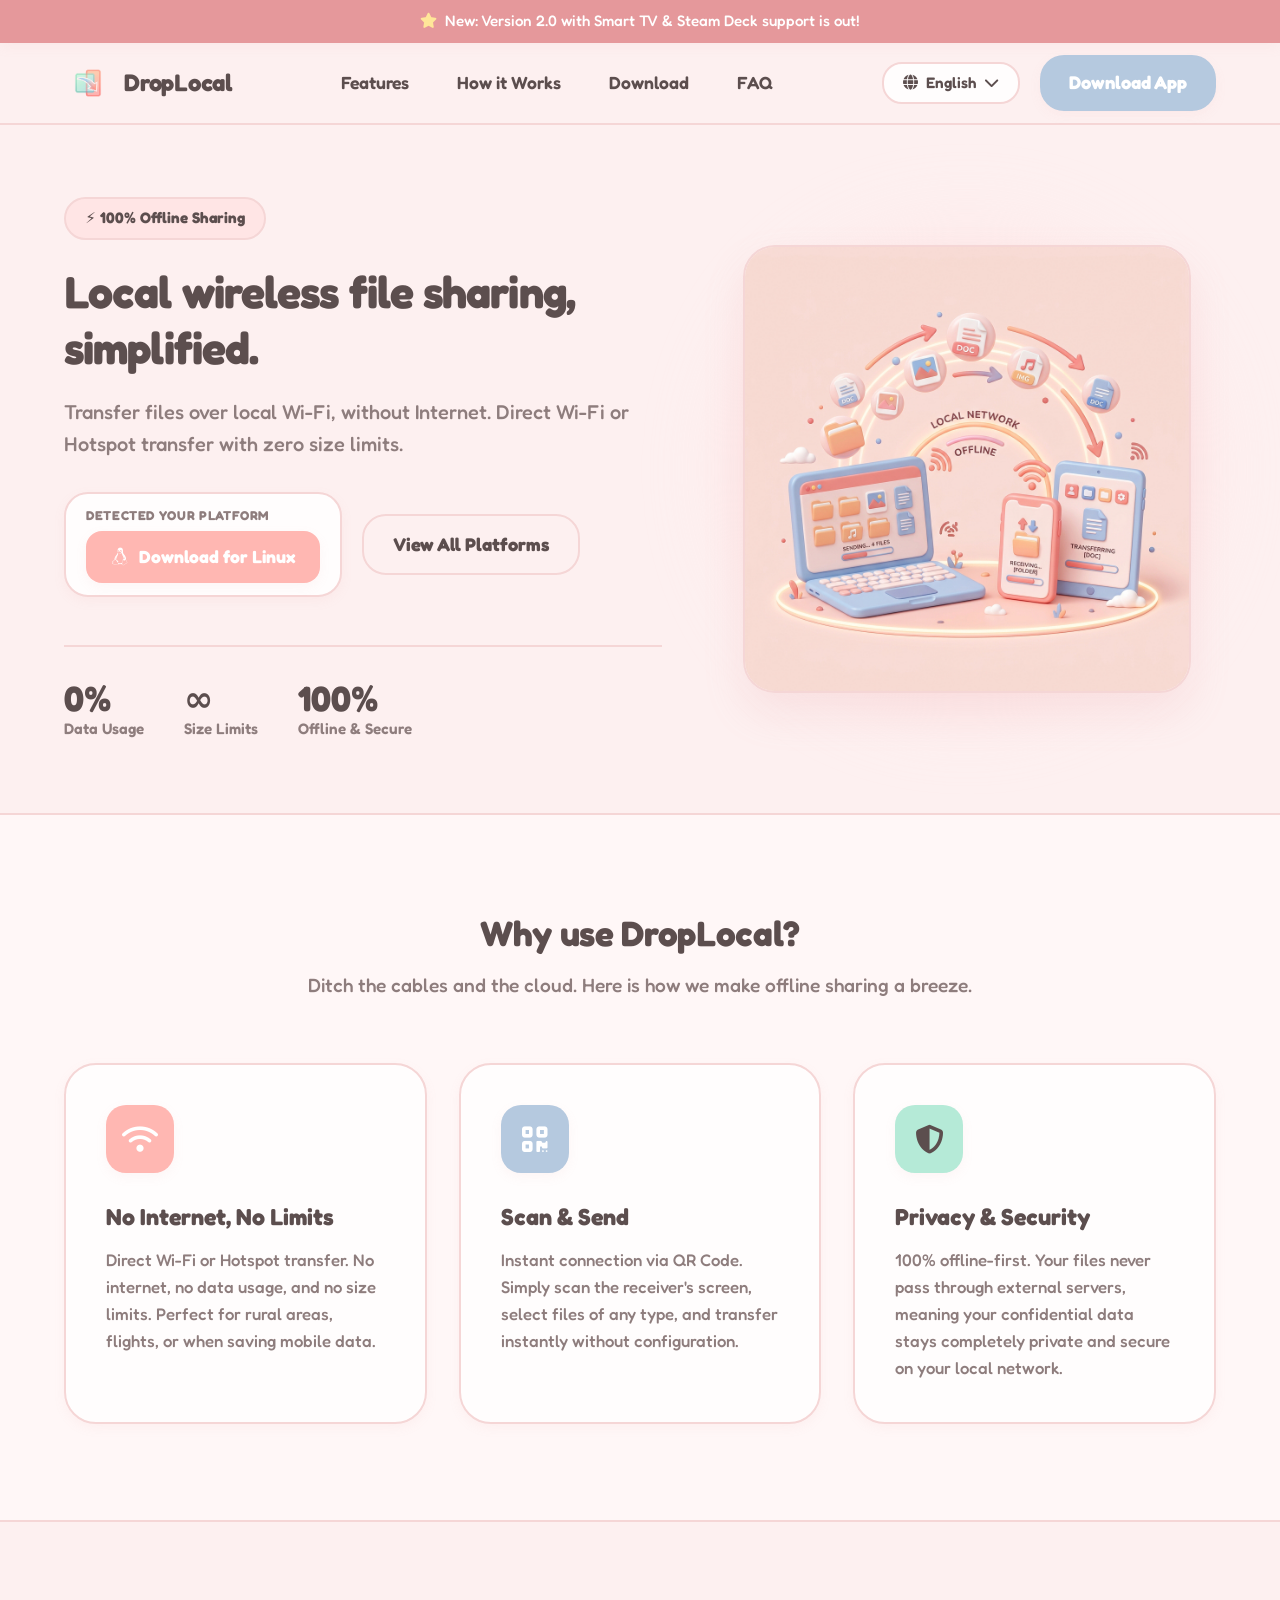
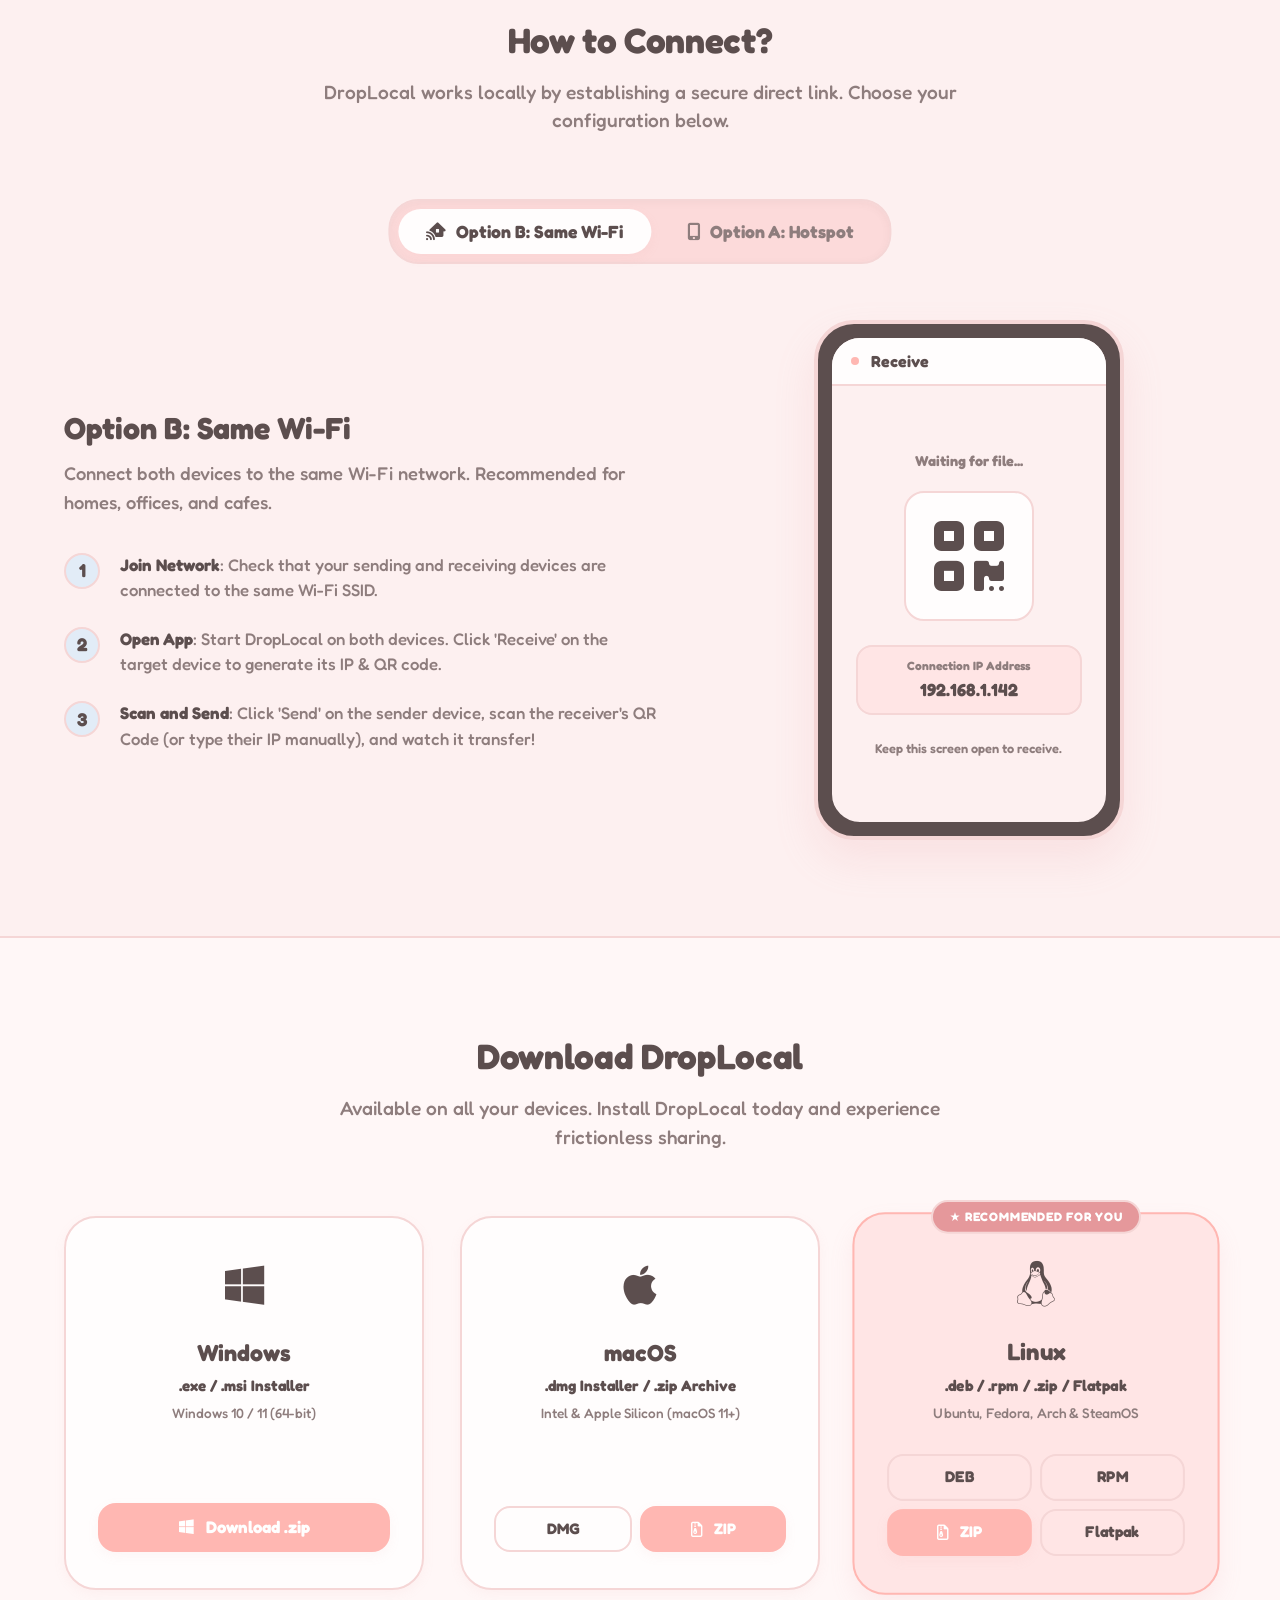
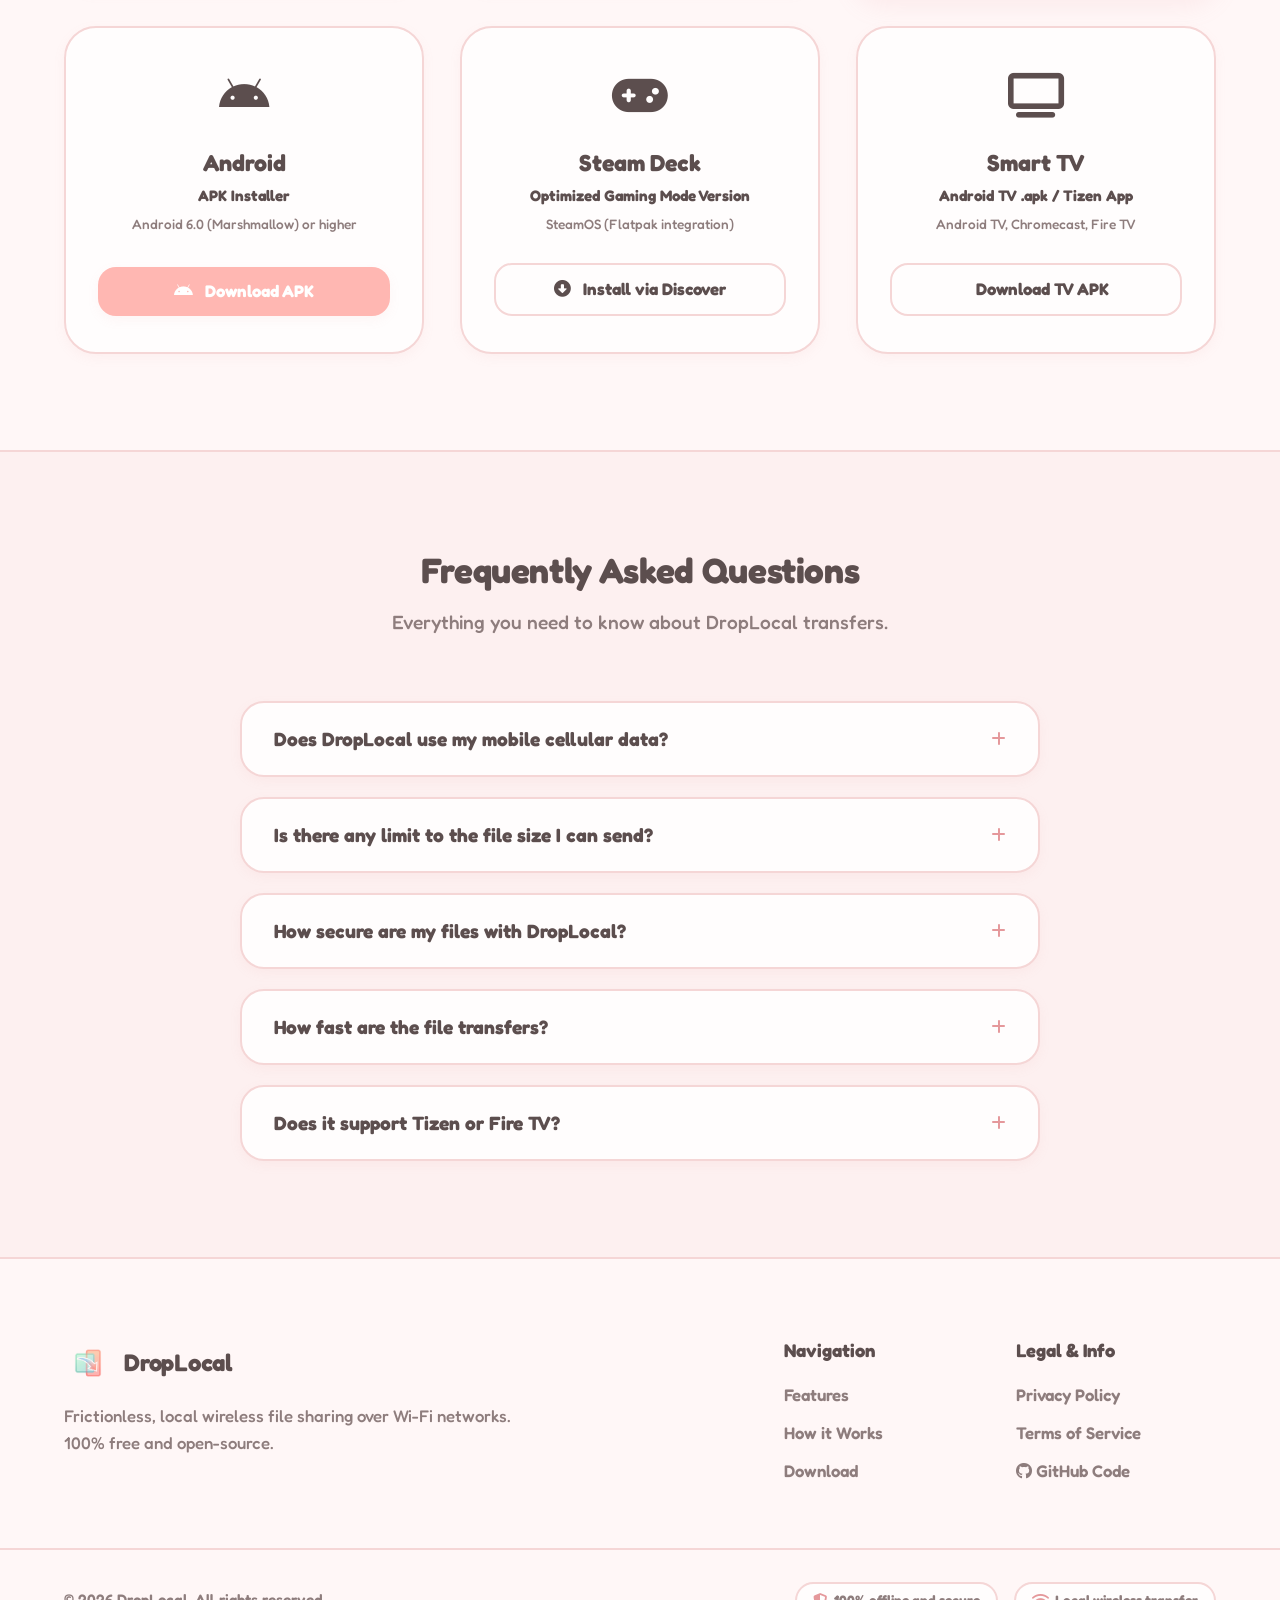
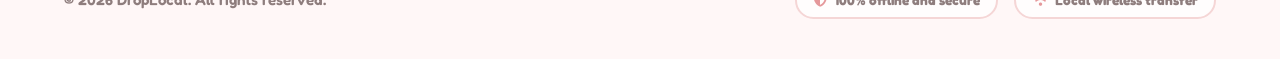
<file: index.html>
<!DOCTYPE html>
<html lang="en" dir="ltr">
<head>
  <meta charset="UTF-8">
  <meta name="viewport" content="width=device-width, initial-scale=1.0">
  <meta name="description" content="DropLocal - Share files locally and offline over Wi-Fi without internet. Cute, ultra-fast, and secure wireless transfer for Windows, macOS, Linux, Android, Steam Deck, and Smart TVs.">
  <meta name="keywords" content="DropLocal, file transfer, local share, offline share, local wifi transfer, android file share, steam deck flatpak, tv transfer">
  <meta name="author" content="DropLocal Team">
  <meta name="robots" content="index, follow">

  <!-- Open Graph / Facebook -->
  <meta property="og:type" content="website">
  <meta property="og:url" content="https://droplocal.github.io/">
  <meta property="og:title" content="DropLocal - Local & Offline File Sharing, Simplified">
  <meta property="og:description" content="Transfer files over local Wi-Fi, 100% offline. High-speed transfers with zero internet data usage and zero size limits.">
  <meta property="og:image" content="assets/hero_illustration.png">

  <!-- Twitter -->
  <meta property="twitter:card" content="summary_large_image">
  <meta property="twitter:url" content="https://droplocal.github.io/">
  <meta property="twitter:title" content="DropLocal - Local & Offline File Sharing, Simplified">
  <meta property="twitter:description" content="Transfer files over local Wi-Fi, 100% offline. High-speed transfers with zero internet data usage and zero size limits.">
  <meta property="twitter:image" content="assets/hero_illustration.png">

  <!-- International SEO: Language Alternatives -->
  <link rel="alternate" hreflang="x-default" href="?lang=en">
  <link rel="alternate" hreflang="en" href="?lang=en">
  <link rel="alternate" hreflang="fr" href="?lang=fr">
  <link rel="alternate" hreflang="es" href="?lang=es">
  <link rel="alternate" hreflang="ar" href="?lang=ar">

  <title>DropLocal - Local & Offline File Sharing, Simplified</title>

  <!-- Google Fonts: Fredoka -->
  <link rel="preconnect" href="https://fonts.googleapis.com">
  <link rel="preconnect" href="https://fonts.gstatic.com" crossorigin>
  <link href="https://fonts.googleapis.com/css2?family=Fredoka:wght@300..700&display=swap" rel="stylesheet">

  <!-- FontAwesome Icons for modern aesthetic -->
  <link rel="stylesheet" href="https://cdnjs.cloudflare.com/ajax/libs/font-awesome/6.4.0/css/all.min.css">

  <!-- Stylesheet -->
  <link rel="stylesheet" href="styles.css">
</head>
<body>

  <!-- Top Announcement Bar -->
  <div class="announcement-bar">
    <p><i class="fa-solid fa-star text-yellow animate-pulse"></i> <span data-i18n="announcement">New: Version 2.0 with Smart TV & Steam Deck support is out!</span></p>
  </div>

  <!-- Header & Navigation -->
  <header class="navbar-header">
    <div class="container nav-container">
      <a href="#" class="logo-link" id="logo-nav">
        <img src="assets/logo_final-removebg-preview.png" alt="DropLocal Logo" class="app-logo">
        <span class="app-name">DropLocal</span>
      </a>

      <nav class="desktop-menu">
        <a href="#features" data-i18n="nav-features">Features</a>
        <a href="#how-it-works" data-i18n="nav-how">How it Works</a>
        <a href="#download" data-i18n="nav-download">Download</a>
        <a href="#faq" data-i18n="nav-faq">FAQ</a>
      </nav>

      <div class="nav-actions">
        <!-- Language Dropdown -->
        <div class="language-dropdown">
          <button class="dropdown-trigger" id="lang-select-btn">
            <i class="fa-solid fa-globe"></i>
            <span id="current-lang-label">English</span>
            <i class="fa-solid fa-chevron-down"></i>
          </button>
          <ul class="dropdown-menu" id="lang-options">
            <li data-lang="en">English</li>
            <li data-lang="fr">Français</li>
            <li data-lang="es">Español</li>
            <li data-lang="ar" class="rtl-option">العربية</li>
          </ul>
        </div>
        <!-- Primary Download Button in Nav -->
        <a href="#download" class="btn btn-secondary nav-cta-btn" data-i18n="nav-cta">Download App</a>
        <!-- Mobile Menu Trigger -->
        <button class="mobile-menu-toggle" id="menu-toggle" aria-label="Toggle Menu">
          <i class="fa-solid fa-bars"></i>
        </button>
      </div>
    </div>
  </header>

  <!-- Mobile Navigation Overlay -->
  <div class="mobile-menu-overlay" id="mobile-menu">
    <button class="mobile-close-btn" id="menu-close"><i class="fa-solid fa-xmark"></i></button>
    <nav class="mobile-nav-links">
      <a href="#features" data-i18n="nav-features">Features</a>
      <a href="#how-it-works" data-i18n="nav-how">How it Works</a>
      <a href="#download" data-i18n="nav-download">Download</a>
      <a href="#faq" data-i18n="nav-faq">FAQ</a>
      <a href="#download" class="btn btn-primary" data-i18n="nav-cta">Download App</a>
    </nav>
  </div>

  <main>
    <!-- Hero Section -->
    <section class="hero-section">
      <div class="container hero-container">
        <div class="hero-content">
          <span class="badge" data-i18n="hero-badge">⚡ 100% Offline Sharing</span>
          <h1 data-i18n="hero-title">Local wireless file sharing, simplified.</h1>
          <p class="hero-subtitle" data-i18n="hero-subtitle">Transfer files over local Wi-Fi, without Internet. Direct Wi-Fi or Hotspot transfer with zero size limits.</p>
          
          <!-- Direct Dynamic Download Recommendation -->
          <div class="hero-cta-wrapper">
            <div id="detected-os-card" class="detected-card hidden">
              <p class="detected-tag" data-i18n="detected-platform">Detected your platform</p>
              <a href="#" id="detected-os-btn" class="btn btn-primary btn-hero">
                <i class="fa-brands fa-windows" id="detected-os-icon"></i>
                <span><span data-i18n="download-for">Download for</span> <strong id="detected-os-name">Windows</strong></span>
              </a>
            </div>
            <a href="#download" class="btn btn-outlined scroll-cta" data-i18n="view-all-platforms">View All Platforms</a>
          </div>

          <div class="hero-stats">
            <div class="stat-item">
              <span class="stat-num">0%</span>
              <span class="stat-lbl" data-i18n="stat-data">Data Usage</span>
            </div>
            <div class="stat-item">
              <span class="stat-num">∞</span>
              <span class="stat-lbl" data-i18n="stat-limits">Size Limits</span>
            </div>
            <div class="stat-item">
              <span class="stat-num">100%</span>
              <span class="stat-lbl" data-i18n="stat-secure">Offline & Secure</span>
            </div>
          </div>
        </div>

        <div class="hero-graphic">
          <div class="blob-bg animate-blob"></div>
          <img src="assets/hero_illustration.png" alt="DropLocal Sharing Mockup" class="hero-img">
        </div>
      </div>
    </section>

    <!-- Features Section -->
    <section id="features" class="features-section">
      <div class="container">
        <div class="section-header text-center">
          <h2 data-i18n="features-title">Why use DropLocal?</h2>
          <p data-i18n="features-subtitle">Ditch the cables and the cloud. Here is how we make offline sharing a breeze.</p>
        </div>

        <div class="features-grid">
          <!-- Card 1 -->
          <div class="feature-card animate-hover">
            <div class="icon-wrapper color-pink">
              <i class="fa-solid fa-wifi"></i>
            </div>
            <h3 data-i18n="feature-1-title">No Internet, No Limits</h3>
            <p data-i18n="feature-1-desc">Direct Wi-Fi or Hotspot transfer. No internet, no data usage, and no size limits. Perfect for rural areas, flights, or when saving mobile data.</p>
          </div>

          <!-- Card 2 -->
          <div class="feature-card animate-hover">
            <div class="icon-wrapper color-blue">
              <i class="fa-solid fa-qrcode"></i>
            </div>
            <h3 data-i18n="feature-2-title">Scan & Send</h3>
            <p data-i18n="feature-2-desc">Instant connection via QR Code. Simply scan the receiver's screen, select files of any type, and transfer instantly without configuration.</p>
          </div>

          <!-- Card 3 -->
          <div class="feature-card animate-hover">
            <div class="icon-wrapper color-green">
              <i class="fa-solid fa-shield-halved"></i>
            </div>
            <h3 data-i18n="feature-3-title">Privacy & Security</h3>
            <p data-i18n="feature-3-desc">100% offline-first. Your files never pass through external servers, meaning your confidential data stays completely private and secure on your local network.</p>
          </div>
        </div>
      </div>
    </section>

    <!-- Interactive How It Works Section -->
    <section id="how-it-works" class="guide-section">
      <div class="container">
        <div class="section-header text-center">
          <h2 data-i18n="guide-title">How to Connect?</h2>
          <p data-i18n="guide-subtitle">DropLocal works locally by establishing a secure direct link. Choose your configuration below.</p>
        </div>

        <!-- Mode Toggle Switch -->
        <div class="toggle-container">
          <button class="toggle-btn active" id="toggle-wifi">
            <i class="fa-solid fa-house-signal"></i>
            <span data-i18n="scenarioBTitle">Option B: Same Wi-Fi</span>
          </button>
          <button class="toggle-btn" id="toggle-hotspot">
            <i class="fa-solid fa-mobile-screen-button"></i>
            <span data-i18n="scenarioATitle">Option A: Hotspot</span>
          </button>
        </div>

        <!-- Connection Cards Wrapper -->
        <div class="guide-cards-wrapper">
          <!-- Same Wi-Fi Content -->
          <div class="guide-content active" id="content-wifi">
            <div class="guide-details">
              <h3 data-i18n="scenarioBTitle">Option B: Same Wi-Fi</h3>
              <p class="guide-desc" data-i18n="scenarioBDesc">Connect both devices to the same Wi-Fi network. Recommended for homes, offices, and cafes.</p>
              
              <ul class="step-list">
                <li>
                  <span class="step-number">1</span>
                  <p><strong data-i18n="guide-wifi-step1-title">Join Network</strong>: <span data-i18n="guide-wifi-step1-desc">Check that your sending and receiving devices are connected to the same Wi-Fi SSID.</span></p>
                </li>
                <li>
                  <span class="step-number">2</span>
                  <p><strong data-i18n="guide-wifi-step2-title">Open App</strong>: <span data-i18n="guide-wifi-step2-desc">Start DropLocal on both devices. Click 'Receive' on the target device to generate its IP & QR code.</span></p>
                </li>
                <li>
                  <span class="step-number">3</span>
                  <p><strong data-i18n="guide-wifi-step3-title">Scan and Send</strong>: <span data-i18n="guide-wifi-step3-desc">Click 'Send' on the sender device, scan the receiver's QR Code (or type their IP manually), and watch it transfer!</span></p>
                </li>
              </ul>
            </div>
            <div class="guide-visual">
              <div class="mock-device-ui">
                <div class="mock-screen">
                  <div class="mock-header">
                    <span class="mock-dot"></span>
                    <span class="mock-title" data-i18n="receive">Receive</span>
                  </div>
                  <div class="mock-body text-center">
                    <p class="mock-status-txt" data-i18n="waitingForFile">Waiting for file...</p>
                    <div class="mock-qr-code">
                      <i class="fa-solid fa-qrcode fa-5x"></i>
                    </div>
                    <div class="mock-info-badge">
                      <small data-i18n="connectionIpAddress">Connection IP Address</small>
                      <strong>192.168.1.142</strong>
                    </div>
                    <span class="mock-footer-txt" data-i18n="stayOnScreen">Keep this screen open to receive.</span>
                  </div>
                </div>
              </div>
            </div>
          </div>

          <!-- Hotspot Content -->
          <div class="guide-content" id="content-hotspot">
            <div class="guide-details">
              <h3 data-i18n="scenarioATitle">Option A: Hotspot</h3>
              <p class="guide-desc" data-i18n="scenarioADesc">Turn on Hotspot on one device and connect the second to it. Ideal when outdoors, on a train, or when no local Wi-Fi router is available.</p>
              
              <ul class="step-list">
                <li>
                  <span class="step-number">1</span>
                  <p><strong data-i18n="guide-hotspot-step1-title">Enable Hotspot</strong>: <span data-i18n="guide-hotspot-step1-desc">Turn on mobile hotspot on one device (it doesn't need internet/data enabled).</span></p>
                </li>
                <li>
                  <span class="step-number">2</span>
                  <p><strong data-i18n="guide-hotspot-step2-title">Connect Second Device</strong>: <span data-i18n="guide-hotspot-step2-desc">Join the newly created hotspot network from the settings of your second device.</span></p>
                </li>
                <li>
                  <span class="step-number">3</span>
                  <p><strong data-i18n="guide-hotspot-step3-title">Transfer Directly</strong>: <span data-i18n="guide-hotspot-step3-desc">Open DropLocal on both devices, scan the QR code to pair, and start sharing at local speeds of up to 50MB/s!</span></p>
                </li>
              </ul>
            </div>
            <div class="guide-visual">
              <div class="mock-device-ui">
                <div class="mock-screen">
                  <div class="mock-header">
                    <span class="mock-dot"></span>
                    <span class="mock-title" data-i18n="send">Send</span>
                  </div>
                  <div class="mock-body">
                    <div class="mock-file-selector">
                      <i class="fa-regular fa-file-zipper"></i>
                      <div>
                        <strong>holiday_photos.zip</strong>
                        <small>1.2 GB - <span data-i18n="allFormatsNoLimit">All formats accepted</span></small>
                      </div>
                    </div>
                    <div class="mock-input-field">
                      <small data-i18n="receiverIpAddress">Recipient IP</small>
                      <div class="mock-fake-input">192.168.43.1</div>
                    </div>
                    <button class="mock-action-btn" data-i18n="sendFileButton">Send file</button>
                    <div class="mock-progress-bar">
                      <div class="mock-progress-fill" style="width: 72%;"></div>
                    </div>
                    <span class="mock-percent">72% <span data-i18n="sendingProgress">Sending...</span></span>
                  </div>
                </div>
              </div>
            </div>
          </div>
        </div>
      </div>
    </section>

    <!-- Download Section -->
    <section id="download" class="download-section">
      <div class="container">
        <div class="section-header text-center">
          <h2 data-i18n="download-title">Download DropLocal</h2>
          <p data-i18n="download-subtitle">Available on all your devices. Install DropLocal today and experience frictionless sharing.</p>
        </div>

        <!-- Responsive Platform Grid -->
        <div class="platforms-grid">
          <!-- Windows Card -->
          <div class="platform-card" id="card-windows">
            <div class="platform-icon"><i class="fa-brands fa-windows"></i></div>
            <h3>Windows</h3>
            <p class="platform-format">.exe / .msi Installer</p>
            <p class="platform-req">Windows 10 / 11 (64-bit)</p>
            <a href="release/DropLocal_Windows.zip" class="btn btn-primary btn-download" download="DropLocal_Windows.zip">
              <i class="fa-brands fa-windows"></i>
              <span data-i18n="dl-btn-win">Download .zip</span>
            </a>
          </div>

          <!-- macOS Card -->
          <div class="platform-card" id="card-macos">
            <div class="platform-icon"><i class="fa-brands fa-apple"></i></div>
            <h3>macOS</h3>
            <p class="platform-format">.dmg Installer / .zip Archive</p>
            <p class="platform-req">Intel & Apple Silicon (macOS 11+)</p>
            <div class="multi-btn-row">
              <a href="#" class="btn btn-outlined btn-sm disabled" onclick="return false;">DMG</a>
              <a href="release/DropLocal_MacOS.zip" class="btn btn-primary btn-sm" download="DropLocal_MacOS.zip">
                <i class="fa-regular fa-file-zipper"></i> ZIP
              </a>
            </div>
          </div>

          <!-- Linux Card -->
          <div class="platform-card" id="card-linux">
            <div class="platform-icon"><i class="fa-brands fa-linux"></i></div>
            <h3>Linux</h3>
            <p class="platform-format">.deb / .rpm / .zip / Flatpak</p>
            <p class="platform-req">Ubuntu, Fedora, Arch & SteamOS</p>
            <div class="multi-btn-row" style="flex-wrap: wrap;">
              <a href="#" class="btn btn-outlined btn-sm disabled" onclick="return false;" style="flex: 1 1 45%;">DEB</a>
              <a href="#" class="btn btn-outlined btn-sm disabled" onclick="return false;" style="flex: 1 1 45%;">RPM</a>
              <a href="release/DropLocal_Linux.zip" class="btn btn-primary btn-sm" download="DropLocal_Linux.zip" style="flex: 1 1 45%;">
                <i class="fa-regular fa-file-zipper"></i> ZIP
              </a>
              <a href="#" class="btn btn-outlined btn-sm disabled" onclick="return false;" style="flex: 1 1 45%;">Flatpak</a>
            </div>
          </div>

          <!-- Android Card -->
          <div class="platform-card" id="card-android">
            <div class="platform-icon"><i class="fa-brands fa-android"></i></div>
            <h3>Android</h3>
            <p class="platform-format">APK Installer</p>
            <p class="platform-req">Android 6.0 (Marshmallow) or higher</p>
            <a href="release/DropLocal_Android.apk" class="btn btn-primary btn-download" download="DropLocal_Android.apk">
              <i class="fa-brands fa-android"></i>
              <span data-i18n="dl-btn-android">Download APK</span>
            </a>
          </div>

          <!-- Steam Deck Card -->
          <div class="platform-card" id="card-steamdeck">
            <div class="platform-icon"><i class="fa-solid fa-gamepad"></i></div>
            <h3>Steam Deck</h3>
            <p class="platform-format">Optimized Gaming Mode Version</p>
            <p class="platform-req">SteamOS (Flatpak integration)</p>
            <a href="#" class="btn btn-outlined btn-download disabled" onclick="return false;">
              <i class="fa-solid fa-circle-down"></i>
              <span data-i18n="dl-btn-deck">Install via Discover</span>
            </a>
          </div>

          <!-- Smart TV Card -->
          <div class="platform-card" id="card-smarttv">
            <div class="platform-icon"><i class="fa-solid fa-tv"></i></div>
            <h3>Smart TV</h3>
            <p class="platform-format">Android TV .apk / Tizen App</p>
            <p class="platform-req">Android TV, Chromecast, Fire TV</p>
            <a href="#" class="btn btn-outlined btn-download disabled" onclick="return false;">
              <i class="fa-solid fa-arrow-down-to-bracket"></i>
              <span data-i18n="dl-btn-tv">Download TV APK</span>
            </a>
          </div>
        </div>
      </div>
    </section>

    <!-- FAQ Section -->
    <section id="faq" class="faq-section">
      <div class="container">
        <div class="section-header text-center">
          <h2 data-i18n="faq-title">Frequently Asked Questions</h2>
          <p data-i18n="faq-subtitle">Everything you need to know about DropLocal transfers.</p>
        </div>

        <div class="faq-accordion">
          <!-- Item 1 -->
          <div class="faq-item">
            <button class="faq-question">
              <span data-i18n="faq-q1">Does DropLocal use my mobile cellular data?</span>
              <i class="fa-solid fa-plus faq-icon"></i>
            </button>
            <div class="faq-answer">
              <p data-i18n="faq-a1">No, DropLocal does not consume any internet or mobile cellular data. It connects directly over local Wi-Fi router or peer-to-peer Hotspot network. You can even use it with your SIM card removed or on airplane mode!</p>
            </div>
          </div>

          <!-- Item 2 -->
          <div class="faq-item">
            <button class="faq-question">
              <span data-i18n="faq-q2">Is there any limit to the file size I can send?</span>
              <i class="fa-solid fa-plus faq-icon"></i>
            </button>
            <div class="faq-answer">
              <p data-i18n="faq-a2">Absolutely zero limits! Since transfers happen locally directly between devices, we do not upload files to servers. You can send a 10MB photo, a 5GB video, or a 50GB file backup without any restrictions.</p>
            </div>
          </div>

          <!-- Item 3 -->
          <div class="faq-item">
            <button class="faq-question">
              <span data-i18n="faq-q3">How secure are my files with DropLocal?</span>
              <i class="fa-solid fa-plus faq-icon"></i>
            </button>
            <div class="faq-answer">
              <p data-i18n="faq-a3">DropLocal operates 100% offline-first. Your files are transferred directly between devices on your local network. Your data never leaves your physical environment, protecting it from hackers, cloud leaks, or third-party monitoring.</p>
            </div>
          </div>

          <!-- Item 4 -->
          <div class="faq-item">
            <button class="faq-question">
              <span data-i18n="faq-q4">How fast are the file transfers?</span>
              <i class="fa-solid fa-plus faq-icon"></i>
            </button>
            <div class="faq-answer">
              <p data-i18n="faq-a4">DropLocal reaches maximum hardware speed of your local Wi-Fi card (typically between 10MB/s and 70MB/s). It is up to 100 times faster than Bluetooth sharing and doesn't depend on internet speed bottleneck.</p>
            </div>
          </div>

          <!-- Item 5 -->
          <div class="faq-item">
            <button class="faq-question">
              <span data-i18n="faq-q5">Does it support Tizen or Fire TV?</span>
              <i class="fa-solid fa-plus faq-icon"></i>
            </button>
            <div class="faq-answer">
              <p data-i18n="faq-a5">Yes! You can install DropLocal on Android TV, Chromecast, Amazon Fire TV stick via sideloading the TV APK. Tizen TV version is available via developer mode in the Tizen store, making it easy to throw files to your living room screen.</p>
            </div>
          </div>
        </div>
      </div>
    </section>
  </main>

  <!-- Footer -->
  <footer class="footer-area">
    <div class="container footer-container">
      <div class="footer-brand">
        <div class="logo-link">
          <img src="assets/logo_final-removebg-preview.png" alt="DropLocal Logo" class="app-logo">
          <span class="app-name">DropLocal</span>
        </div>
        <p class="footer-description" data-i18n="footer-desc">Frictionless, local wireless file sharing over Wi-Fi networks. 100% free and open-source.</p>
      </div>

      <div class="footer-links">
        <div class="links-column">
          <h4 data-i18n="footer-col-nav">Navigation</h4>
          <a href="#features" data-i18n="nav-features">Features</a>
          <a href="#how-it-works" data-i18n="nav-how">How it Works</a>
          <a href="#download" data-i18n="nav-download">Download</a>
        </div>
        <div class="links-column">
          <h4 data-i18n="footer-col-legal">Legal & Info</h4>
          <a href="privacy.html" data-i18n="footer-privacy">Privacy Policy</a>
          <a href="#" data-i18n="footer-terms">Terms of Service</a>
          <a href="https://github.com/droplocal/droplocal" target="_blank" rel="noopener"><i class="fa-brands fa-github"></i> GitHub Code</a>
        </div>
      </div>
    </div>
    
    <div class="footer-bottom">
      <div class="container bottom-container">
        <p class="copyright">&copy; 2026 DropLocal. <span data-i18n="footer-rights">All rights reserved.</span></p>
        <p class="badge-row">
          <span class="footer-badge"><i class="fa-solid fa-shield-halved"></i> <span data-i18n="secureDataFooter">100% offline and secure</span></span>
          <span class="footer-badge"><i class="fa-solid fa-wifi"></i> <span data-i18n="localWirelessFooter">Local wireless transfer</span></span>
        </p>
      </div>
    </div>
  </footer>

  <!-- Script -->
  <script src="script.js"></script>
</body>
</html>
</file>
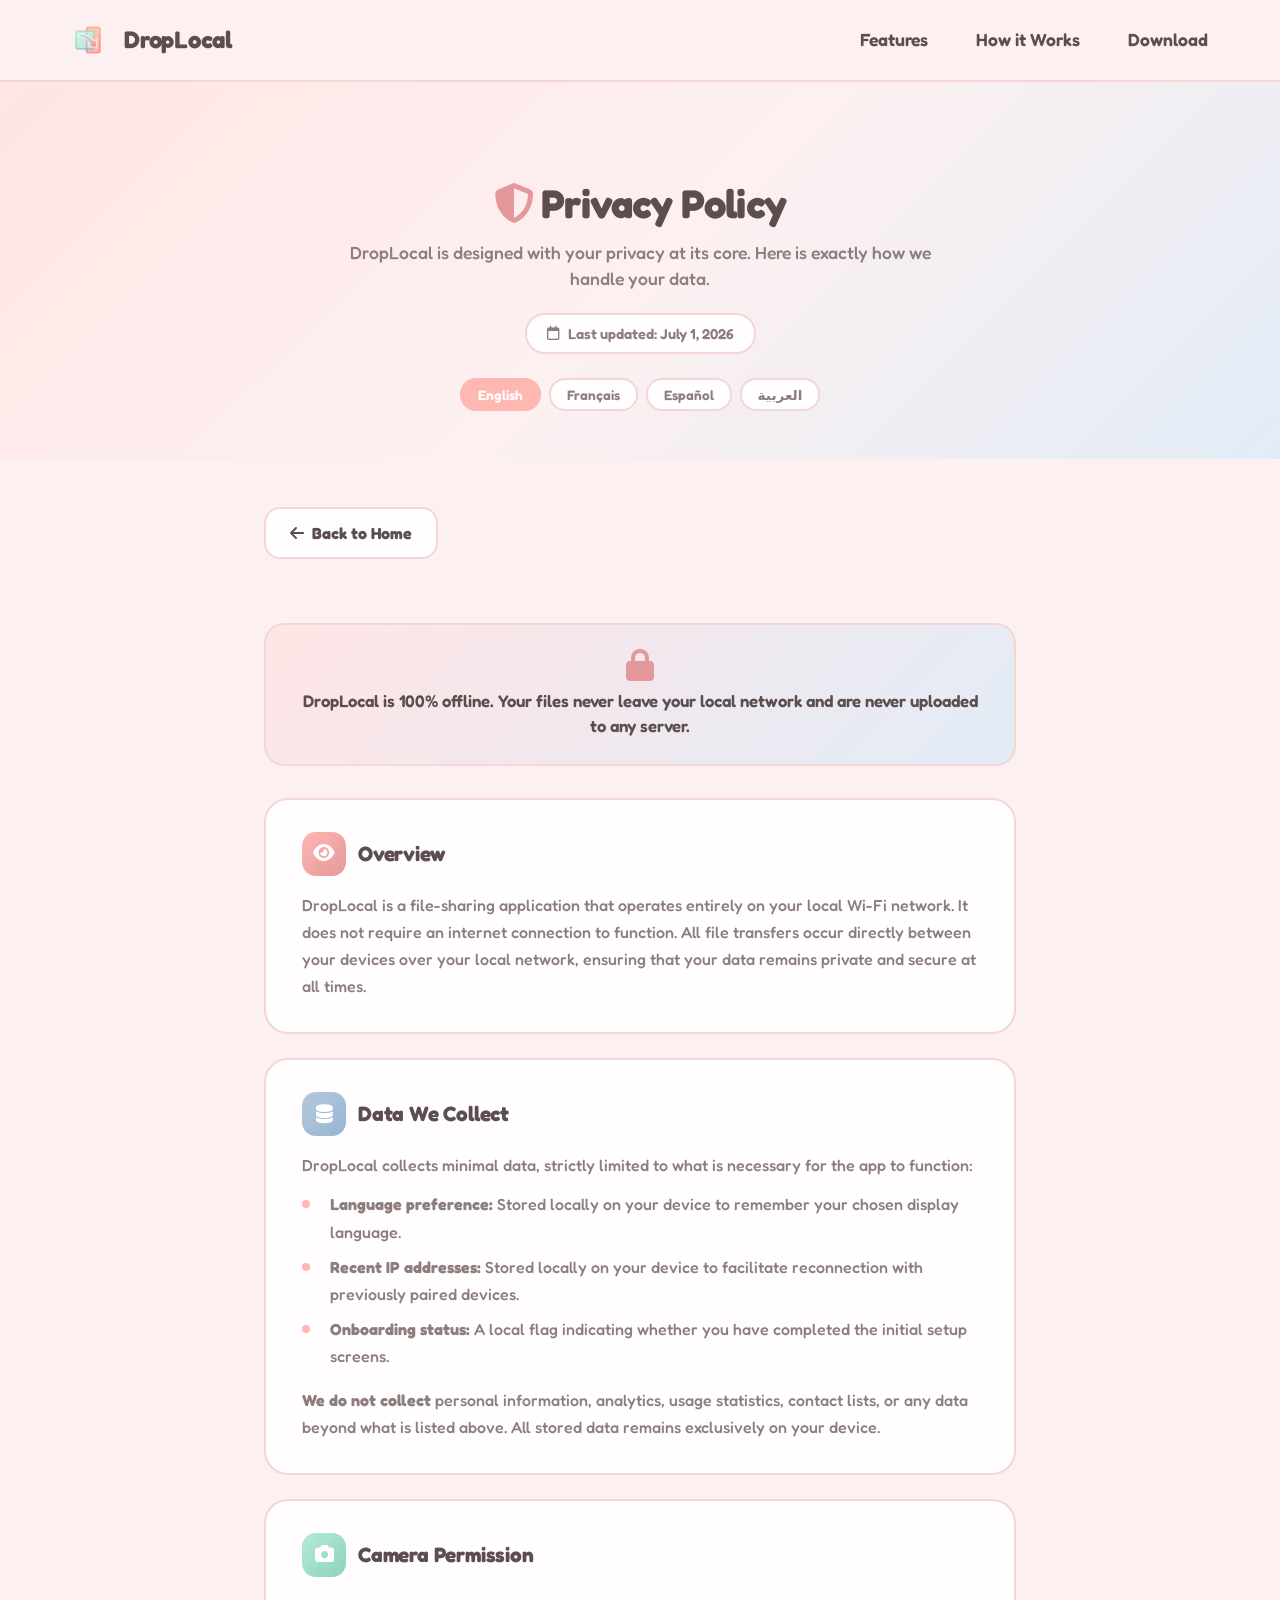
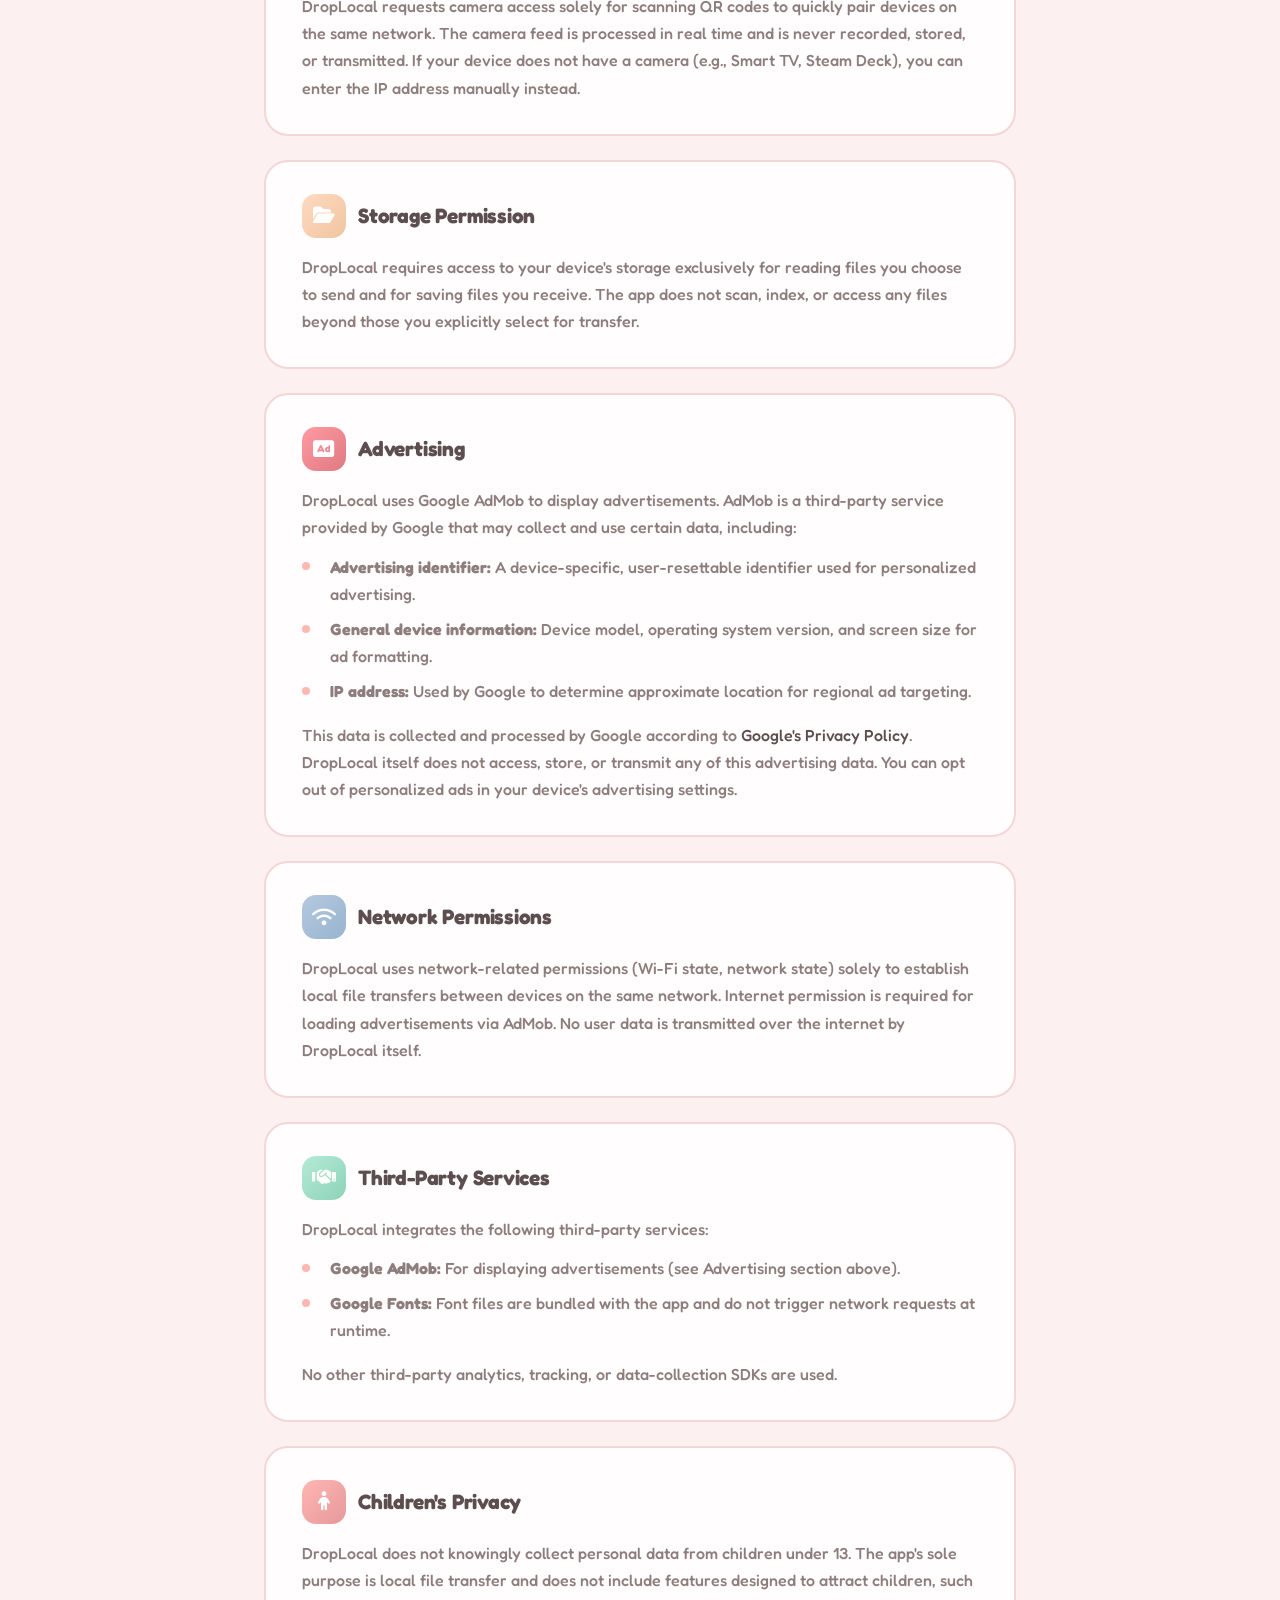
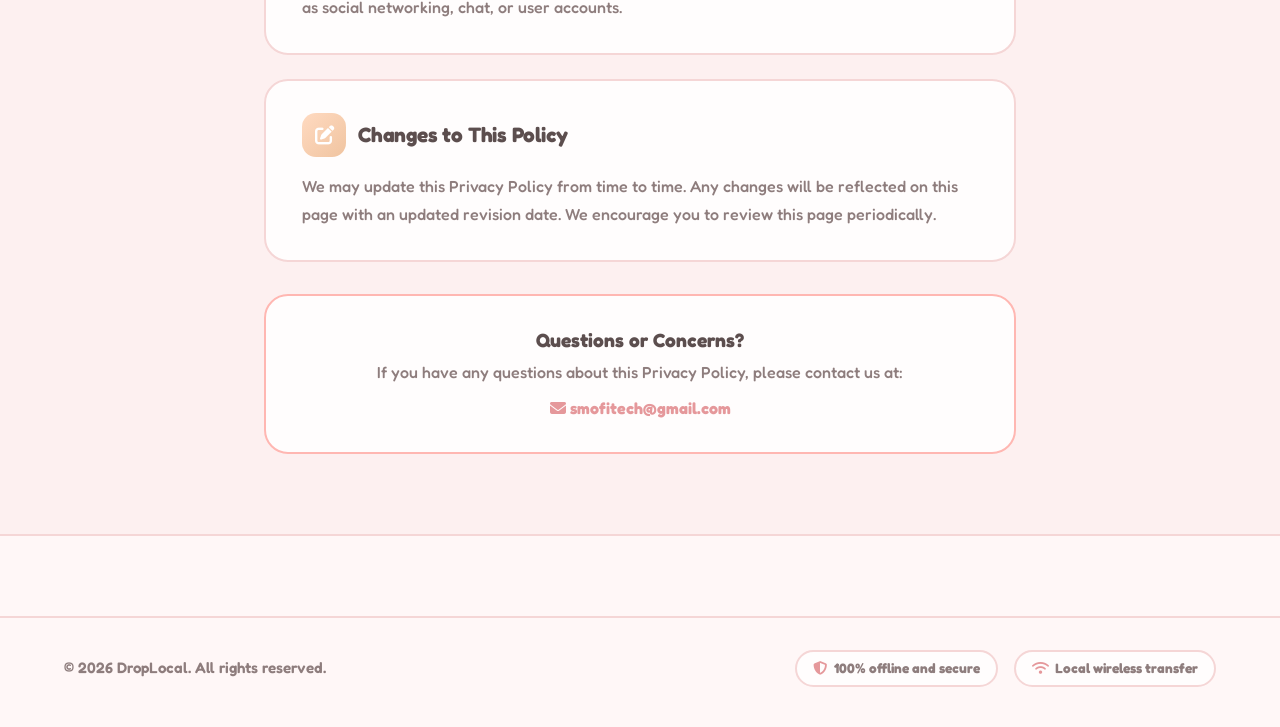
<file: privacy.html>
<!DOCTYPE html>
<html lang="en" dir="ltr">
<head>
  <meta charset="UTF-8">
  <meta name="viewport" content="width=device-width, initial-scale=1.0">
  <meta name="description" content="DropLocal Privacy Policy - Learn how DropLocal protects your data with 100% offline file sharing.">
  <meta name="robots" content="index, follow">
  <title>Privacy Policy - DropLocal</title>

  <!-- Google Fonts: Fredoka -->
  <link rel="preconnect" href="https://fonts.googleapis.com">
  <link rel="preconnect" href="https://fonts.gstatic.com" crossorigin>
  <link href="https://fonts.googleapis.com/css2?family=Fredoka:wght@300..700&display=swap" rel="stylesheet">

  <!-- FontAwesome Icons -->
  <link rel="stylesheet" href="https://cdnjs.cloudflare.com/ajax/libs/font-awesome/6.4.0/css/all.min.css">

  <!-- Reuse main stylesheet -->
  <link rel="stylesheet" href="styles.css">

  <style>
    /* Privacy Policy Page Specific Styles */
    .privacy-hero {
      background: linear-gradient(135deg, var(--primary-light) 0%, var(--background) 50%, var(--accent-light) 100%);
      padding: 6rem 0 3rem;
      text-align: center;
    }

    .privacy-hero h1 {
      font-size: 2.5rem;
      margin-bottom: 0.75rem;
    }

    .privacy-hero .privacy-subtitle {
      font-size: 1.1rem;
      color: var(--text-secondary);
      max-width: 600px;
      margin: 0 auto;
      font-weight: 500;
    }

    .privacy-hero .last-updated {
      display: inline-flex;
      align-items: center;
      gap: 0.5rem;
      margin-top: 1.25rem;
      background: var(--card);
      border: var(--border-width) solid var(--border);
      padding: 0.5rem 1.25rem;
      border-radius: 20px;
      font-size: 0.9rem;
      font-weight: 600;
      color: var(--text-secondary);
    }

    .privacy-content {
      max-width: 800px;
      margin: 0 auto;
      padding: 3rem 1.5rem 5rem;
    }

    .privacy-section {
      background: var(--card);
      border: var(--border-width) solid var(--border);
      border-radius: 24px;
      padding: 2rem 2.25rem;
      margin-bottom: 1.5rem;
      transition: transform var(--transition-fast), box-shadow var(--transition-fast);
    }

    .privacy-section:hover {
      transform: translateY(-2px);
      box-shadow: var(--shadow-md);
    }

    .privacy-section .section-header {
      display: flex;
      align-items: center;
      gap: 0.75rem;
      margin-bottom: 1rem;
    }

    .privacy-section .section-icon {
      width: 44px;
      height: 44px;
      border-radius: 14px;
      display: flex;
      align-items: center;
      justify-content: center;
      font-size: 1.2rem;
      color: white;
      flex-shrink: 0;
    }

    .privacy-section .section-icon.pink { background: linear-gradient(135deg, var(--primary), var(--primary-dark)); }
    .privacy-section .section-icon.blue { background: linear-gradient(135deg, var(--accent), #97b4d0); }
    .privacy-section .section-icon.green { background: linear-gradient(135deg, var(--success), #8dd3b8); }
    .privacy-section .section-icon.peach { background: linear-gradient(135deg, var(--warning), #f0c4a0); }
    .privacy-section .section-icon.coral { background: linear-gradient(135deg, var(--error), #e07a82); }

    .privacy-section h2 {
      font-size: 1.3rem;
      margin: 0;
    }

    .privacy-section p,
    .privacy-section li {
      font-size: 1rem;
      line-height: 1.7;
      color: var(--text-secondary);
      font-weight: 500;
    }

    .privacy-section ul {
      list-style: none;
      padding: 0;
      margin-top: 0.75rem;
    }

    .privacy-section ul li {
      position: relative;
      padding-left: 1.75rem;
      margin-bottom: 0.5rem;
    }

    .privacy-section ul li::before {
      content: '';
      position: absolute;
      left: 0;
      top: 0.55rem;
      width: 8px;
      height: 8px;
      border-radius: 50%;
      background: var(--primary);
    }

    .privacy-highlight {
      background: linear-gradient(135deg, var(--primary-light), var(--accent-light));
      border: var(--border-width) solid var(--border);
      border-radius: 20px;
      padding: 1.5rem 2rem;
      margin: 2rem 0;
      text-align: center;
    }

    .privacy-highlight i {
      font-size: 2rem;
      color: var(--primary-dark);
      margin-bottom: 0.5rem;
      display: block;
    }

    .privacy-highlight p {
      font-size: 1.05rem;
      font-weight: 600;
      color: var(--text-primary);
    }

    .back-link {
      display: inline-flex;
      align-items: center;
      gap: 0.5rem;
      font-weight: 700;
      color: var(--text-primary);
      text-decoration: none;
      font-size: 1rem;
      padding: 0.75rem 1.5rem;
      border-radius: 16px;
      border: var(--border-width) solid var(--border);
      background: var(--card);
      transition: all var(--transition-fast);
      margin-bottom: 2rem;
      display: inline-flex;
    }

    .back-link:hover {
      background: var(--primary-light);
      border-color: var(--primary);
      transform: translateX(-4px);
    }

    .contact-box {
      background: var(--card);
      border: var(--border-width-thick) solid var(--primary);
      border-radius: 24px;
      padding: 2rem 2.25rem;
      text-align: center;
      margin-top: 2rem;
    }

    .contact-box h3 {
      font-size: 1.2rem;
      margin-bottom: 0.5rem;
    }

    .contact-box a {
      color: var(--primary-dark);
      font-weight: 700;
      text-decoration: none;
    }

    .contact-box a:hover {
      text-decoration: underline;
    }

    /* Language switcher for privacy page */
    .privacy-lang-switcher {
      display: flex;
      justify-content: center;
      gap: 0.5rem;
      margin-top: 1.5rem;
      flex-wrap: wrap;
    }

    .privacy-lang-btn {
      padding: 0.4rem 1rem;
      border-radius: 16px;
      border: var(--border-width) solid var(--border);
      background: var(--card);
      font-family: var(--font-main);
      font-weight: 600;
      font-size: 0.85rem;
      color: var(--text-secondary);
      cursor: pointer;
      transition: all var(--transition-fast);
    }

    .privacy-lang-btn:hover,
    .privacy-lang-btn.active {
      background: var(--primary);
      color: white;
      border-color: var(--primary);
    }

    /* RTL support */
    html[dir="rtl"] .privacy-section ul li {
      padding-left: 0;
      padding-right: 1.75rem;
    }

    html[dir="rtl"] .privacy-section ul li::before {
      left: auto;
      right: 0;
    }

    html[dir="rtl"] .back-link:hover {
      transform: translateX(4px);
    }
  </style>
</head>
<body>

  <!-- Header -->
  <header class="navbar-header">
    <div class="container nav-container">
      <a href="index.html" class="logo-link" id="logo-nav">
        <img src="assets/logo_final-removebg-preview.png" alt="DropLocal Logo" class="app-logo">
        <span class="app-name">DropLocal</span>
      </a>
      <nav class="desktop-menu">
        <a href="index.html#features" data-i18n-privacy="nav-features">Features</a>
        <a href="index.html#how-it-works" data-i18n-privacy="nav-how">How it Works</a>
        <a href="index.html#download" data-i18n-privacy="nav-download">Download</a>
      </nav>
    </div>
  </header>

  <!-- Privacy Hero -->
  <section class="privacy-hero">
    <div class="container">
      <h1><i class="fa-solid fa-shield-halved" style="color: var(--primary-dark);"></i> <span data-i18n-privacy="title">Privacy Policy</span></h1>
      <p class="privacy-subtitle" data-i18n-privacy="subtitle">DropLocal is designed with your privacy at its core. Here is exactly how we handle your data.</p>
      <div class="last-updated">
        <i class="fa-regular fa-calendar"></i>
        <span data-i18n-privacy="lastUpdated">Last updated: July 1, 2026</span>
      </div>

      <!-- Language Switcher -->
      <div class="privacy-lang-switcher">
        <button class="privacy-lang-btn active" data-lang="en">English</button>
        <button class="privacy-lang-btn" data-lang="fr">Français</button>
        <button class="privacy-lang-btn" data-lang="es">Español</button>
        <button class="privacy-lang-btn" data-lang="ar">العربية</button>
      </div>
    </div>
  </section>

  <!-- Privacy Content -->
  <div class="privacy-content">

    <a href="index.html" class="back-link"><i class="fa-solid fa-arrow-left"></i> <span data-i18n-privacy="backToHome">Back to Home</span></a>

    <!-- Key Highlight -->
    <div class="privacy-highlight">
      <i class="fa-solid fa-lock"></i>
      <p data-i18n-privacy="highlight">DropLocal is 100% offline. Your files never leave your local network and are never uploaded to any server.</p>
    </div>

    <!-- Section 1: Overview -->
    <div class="privacy-section">
      <div class="section-header">
        <div class="section-icon pink"><i class="fa-solid fa-eye"></i></div>
        <h2 data-i18n-privacy="s1-title">Overview</h2>
      </div>
      <p data-i18n-privacy="s1-text">DropLocal is a file-sharing application that operates entirely on your local Wi-Fi network. It does not require an internet connection to function. All file transfers occur directly between your devices over your local network, ensuring that your data remains private and secure at all times.</p>
    </div>

    <!-- Section 2: Data Collection -->
    <div class="privacy-section">
      <div class="section-header">
        <div class="section-icon blue"><i class="fa-solid fa-database"></i></div>
        <h2 data-i18n-privacy="s2-title">Data We Collect</h2>
      </div>
      <p data-i18n-privacy="s2-intro">DropLocal collects minimal data, strictly limited to what is necessary for the app to function:</p>
      <ul>
        <li data-i18n-privacy="s2-item1"><strong>Language preference:</strong> Stored locally on your device to remember your chosen display language.</li>
        <li data-i18n-privacy="s2-item2"><strong>Recent IP addresses:</strong> Stored locally on your device to facilitate reconnection with previously paired devices.</li>
        <li data-i18n-privacy="s2-item3"><strong>Onboarding status:</strong> A local flag indicating whether you have completed the initial setup screens.</li>
      </ul>
      <p data-i18n-privacy="s2-outro" style="margin-top: 1rem;"><strong>We do not collect</strong> personal information, analytics, usage statistics, contact lists, or any data beyond what is listed above. All stored data remains exclusively on your device.</p>
    </div>

    <!-- Section 3: Camera -->
    <div class="privacy-section">
      <div class="section-header">
        <div class="section-icon green"><i class="fa-solid fa-camera"></i></div>
        <h2 data-i18n-privacy="s3-title">Camera Permission</h2>
      </div>
      <p data-i18n-privacy="s3-text">DropLocal requests camera access solely for scanning QR codes to quickly pair devices on the same network. The camera feed is processed in real time and is never recorded, stored, or transmitted. If your device does not have a camera (e.g., Smart TV, Steam Deck), you can enter the IP address manually instead.</p>
    </div>

    <!-- Section 4: Storage -->
    <div class="privacy-section">
      <div class="section-header">
        <div class="section-icon peach"><i class="fa-solid fa-folder-open"></i></div>
        <h2 data-i18n-privacy="s4-title">Storage Permission</h2>
      </div>
      <p data-i18n-privacy="s4-text">DropLocal requires access to your device's storage exclusively for reading files you choose to send and for saving files you receive. The app does not scan, index, or access any files beyond those you explicitly select for transfer.</p>
    </div>

    <!-- Section 5: Advertising -->
    <div class="privacy-section">
      <div class="section-header">
        <div class="section-icon coral"><i class="fa-solid fa-rectangle-ad"></i></div>
        <h2 data-i18n-privacy="s5-title">Advertising</h2>
      </div>
      <p data-i18n-privacy="s5-text1">DropLocal uses Google AdMob to display advertisements. AdMob is a third-party service provided by Google that may collect and use certain data, including:</p>
      <ul>
        <li data-i18n-privacy="s5-item1"><strong>Advertising identifier:</strong> A device-specific, user-resettable identifier used for personalized advertising.</li>
        <li data-i18n-privacy="s5-item2"><strong>General device information:</strong> Device model, operating system version, and screen size for ad formatting.</li>
        <li data-i18n-privacy="s5-item3"><strong>IP address:</strong> Used by Google to determine approximate location for regional ad targeting.</li>
      </ul>
      <p data-i18n-privacy="s5-text2" style="margin-top: 1rem;">This data is collected and processed by Google according to <a href="https://policies.google.com/privacy" target="_blank" rel="noopener">Google's Privacy Policy</a>. DropLocal itself does not access, store, or transmit any of this advertising data. You can opt out of personalized ads in your device's advertising settings.</p>
    </div>

    <!-- Section 6: Network -->
    <div class="privacy-section">
      <div class="section-header">
        <div class="section-icon blue"><i class="fa-solid fa-wifi"></i></div>
        <h2 data-i18n-privacy="s6-title">Network Permissions</h2>
      </div>
      <p data-i18n-privacy="s6-text">DropLocal uses network-related permissions (Wi-Fi state, network state) solely to establish local file transfers between devices on the same network. Internet permission is required for loading advertisements via AdMob. No user data is transmitted over the internet by DropLocal itself.</p>
    </div>

    <!-- Section 7: Third-Party Services -->
    <div class="privacy-section">
      <div class="section-header">
        <div class="section-icon green"><i class="fa-solid fa-handshake"></i></div>
        <h2 data-i18n-privacy="s7-title">Third-Party Services</h2>
      </div>
      <p data-i18n-privacy="s7-intro">DropLocal integrates the following third-party services:</p>
      <ul>
        <li data-i18n-privacy="s7-item1"><strong>Google AdMob:</strong> For displaying advertisements (see Advertising section above).</li>
        <li data-i18n-privacy="s7-item2"><strong>Google Fonts:</strong> Font files are bundled with the app and do not trigger network requests at runtime.</li>
      </ul>
      <p data-i18n-privacy="s7-outro" style="margin-top: 1rem;">No other third-party analytics, tracking, or data-collection SDKs are used.</p>
    </div>

    <!-- Section 8: Children -->
    <div class="privacy-section">
      <div class="section-header">
        <div class="section-icon pink"><i class="fa-solid fa-child"></i></div>
        <h2 data-i18n-privacy="s8-title">Children's Privacy</h2>
      </div>
      <p data-i18n-privacy="s8-text">DropLocal does not knowingly collect personal data from children under 13. The app's sole purpose is local file transfer and does not include features designed to attract children, such as social networking, chat, or user accounts.</p>
    </div>

    <!-- Section 9: Changes -->
    <div class="privacy-section">
      <div class="section-header">
        <div class="section-icon peach"><i class="fa-solid fa-pen-to-square"></i></div>
        <h2 data-i18n-privacy="s9-title">Changes to This Policy</h2>
      </div>
      <p data-i18n-privacy="s9-text">We may update this Privacy Policy from time to time. Any changes will be reflected on this page with an updated revision date. We encourage you to review this page periodically.</p>
    </div>

    <!-- Contact -->
    <div class="contact-box">
      <h3 data-i18n-privacy="contact-title">Questions or Concerns?</h3>
      <p data-i18n-privacy="contact-text">If you have any questions about this Privacy Policy, please contact us at:</p>
      <p style="margin-top: 0.75rem;"><a href="mailto:smofitech@gmail.com"><i class="fa-solid fa-envelope"></i> smofitech@gmail.com</a></p>
    </div>

  </div>

  <!-- Footer -->
  <footer class="footer-area">
    <div class="footer-bottom">
      <div class="container bottom-container">
        <p class="copyright">&copy; 2026 DropLocal. <span data-i18n-privacy="footer-rights">All rights reserved.</span></p>
        <p class="badge-row">
          <span class="footer-badge"><i class="fa-solid fa-shield-halved"></i> <span data-i18n-privacy="secureDataFooter">100% offline and secure</span></span>
          <span class="footer-badge"><i class="fa-solid fa-wifi"></i> <span data-i18n-privacy="localWirelessFooter">Local wireless transfer</span></span>
        </p>
      </div>
    </div>
  </footer>

  <script>
    // Privacy Policy translations
    const privacyTranslations = {
      en: {
        "nav-features": "Features",
        "nav-how": "How it Works",
        "nav-download": "Download",
        "title": "Privacy Policy",
        "subtitle": "DropLocal is designed with your privacy at its core. Here is exactly how we handle your data.",
        "lastUpdated": "Last updated: July 1, 2026",
        "backToHome": "Back to Home",
        "highlight": "DropLocal is 100% offline. Your files never leave your local network and are never uploaded to any server.",
        "s1-title": "Overview",
        "s1-text": "DropLocal is a file-sharing application that operates entirely on your local Wi-Fi network. It does not require an internet connection to function. All file transfers occur directly between your devices over your local network, ensuring that your data remains private and secure at all times.",
        "s2-title": "Data We Collect",
        "s2-intro": "DropLocal collects minimal data, strictly limited to what is necessary for the app to function:",
        "s2-item1": "<strong>Language preference:</strong> Stored locally on your device to remember your chosen display language.",
        "s2-item2": "<strong>Recent IP addresses:</strong> Stored locally on your device to facilitate reconnection with previously paired devices.",
        "s2-item3": "<strong>Onboarding status:</strong> A local flag indicating whether you have completed the initial setup screens.",
        "s2-outro": "<strong>We do not collect</strong> personal information, analytics, usage statistics, contact lists, or any data beyond what is listed above. All stored data remains exclusively on your device.",
        "s3-title": "Camera Permission",
        "s3-text": "DropLocal requests camera access solely for scanning QR codes to quickly pair devices on the same network. The camera feed is processed in real time and is never recorded, stored, or transmitted. If your device does not have a camera (e.g., Smart TV, Steam Deck), you can enter the IP address manually instead.",
        "s4-title": "Storage Permission",
        "s4-text": "DropLocal requires access to your device's storage exclusively for reading files you choose to send and for saving files you receive. The app does not scan, index, or access any files beyond those you explicitly select for transfer.",
        "s5-title": "Advertising",
        "s5-text1": "DropLocal uses Google AdMob to display advertisements. AdMob is a third-party service provided by Google that may collect and use certain data, including:",
        "s5-item1": "<strong>Advertising identifier:</strong> A device-specific, user-resettable identifier used for personalized advertising.",
        "s5-item2": "<strong>General device information:</strong> Device model, operating system version, and screen size for ad formatting.",
        "s5-item3": "<strong>IP address:</strong> Used by Google to determine approximate location for regional ad targeting.",
        "s5-text2": "This data is collected and processed by Google according to <a href='https://policies.google.com/privacy' target='_blank' rel='noopener'>Google's Privacy Policy</a>. DropLocal itself does not access, store, or transmit any of this advertising data. You can opt out of personalized ads in your device's advertising settings.",
        "s6-title": "Network Permissions",
        "s6-text": "DropLocal uses network-related permissions (Wi-Fi state, network state) solely to establish local file transfers between devices on the same network. Internet permission is required for loading advertisements via AdMob. No user data is transmitted over the internet by DropLocal itself.",
        "s7-title": "Third-Party Services",
        "s7-intro": "DropLocal integrates the following third-party services:",
        "s7-item1": "<strong>Google AdMob:</strong> For displaying advertisements (see Advertising section above).",
        "s7-item2": "<strong>Google Fonts:</strong> Font files are bundled with the app and do not trigger network requests at runtime.",
        "s7-outro": "No other third-party analytics, tracking, or data-collection SDKs are used.",
        "s8-title": "Children's Privacy",
        "s8-text": "DropLocal does not knowingly collect personal data from children under 13. The app's sole purpose is local file transfer and does not include features designed to attract children, such as social networking, chat, or user accounts.",
        "s9-title": "Changes to This Policy",
        "s9-text": "We may update this Privacy Policy from time to time. Any changes will be reflected on this page with an updated revision date. We encourage you to review this page periodically.",
        "contact-title": "Questions or Concerns?",
        "contact-text": "If you have any questions about this Privacy Policy, please contact us at:",
        "footer-rights": "All rights reserved.",
        "secureDataFooter": "100% offline and secure",
        "localWirelessFooter": "Local wireless transfer"
      },
      fr: {
        "nav-features": "Fonctionnalités",
        "nav-how": "Comment ça marche",
        "nav-download": "Téléchargement",
        "title": "Politique de Confidentialité",
        "subtitle": "DropLocal est conçu avec votre vie privée au cœur de ses priorités. Voici exactement comment nous gérons vos données.",
        "lastUpdated": "Dernière mise à jour : 1er juillet 2026",
        "backToHome": "Retour à l'accueil",
        "highlight": "DropLocal est 100% hors-ligne. Vos fichiers ne quittent jamais votre réseau local et ne sont jamais envoyés vers un serveur.",
        "s1-title": "Aperçu",
        "s1-text": "DropLocal est une application de partage de fichiers qui fonctionne entièrement sur votre réseau Wi-Fi local. Elle ne nécessite aucune connexion internet. Tous les transferts de fichiers s'effectuent directement entre vos appareils via votre réseau local, garantissant que vos données restent privées et sécurisées à tout moment.",
        "s2-title": "Données collectées",
        "s2-intro": "DropLocal collecte un minimum de données, strictement limitées à ce qui est nécessaire au fonctionnement de l'application :",
        "s2-item1": "<strong>Préférence de langue :</strong> Stockée localement sur votre appareil pour mémoriser la langue d'affichage choisie.",
        "s2-item2": "<strong>Adresses IP récentes :</strong> Stockées localement sur votre appareil pour faciliter la reconnexion avec les appareils précédemment appairés.",
        "s2-item3": "<strong>Statut d'introduction :</strong> Un indicateur local indiquant si vous avez terminé les écrans de configuration initiale.",
        "s2-outro": "<strong>Nous ne collectons pas</strong> d'informations personnelles, d'analyses, de statistiques d'utilisation, de listes de contacts, ni aucune donnée au-delà de ce qui est listé ci-dessus. Toutes les données stockées restent exclusivement sur votre appareil.",
        "s3-title": "Permission Caméra",
        "s3-text": "DropLocal demande l'accès à la caméra uniquement pour scanner les codes QR afin d'appairer rapidement les appareils sur le même réseau. Le flux de la caméra est traité en temps réel et n'est jamais enregistré, stocké ou transmis. Si votre appareil ne possède pas de caméra (ex : Smart TV, Steam Deck), vous pouvez saisir l'adresse IP manuellement.",
        "s4-title": "Permission Stockage",
        "s4-text": "DropLocal nécessite l'accès au stockage de votre appareil exclusivement pour lire les fichiers que vous choisissez d'envoyer et pour sauvegarder les fichiers que vous recevez. L'application ne scanne, n'indexe ni n'accède à aucun fichier au-delà de ceux que vous sélectionnez explicitement pour le transfert.",
        "s5-title": "Publicité",
        "s5-text1": "DropLocal utilise Google AdMob pour afficher des publicités. AdMob est un service tiers fourni par Google qui peut collecter et utiliser certaines données, notamment :",
        "s5-item1": "<strong>Identifiant publicitaire :</strong> Un identifiant spécifique à l'appareil, réinitialisable par l'utilisateur, utilisé pour la publicité personnalisée.",
        "s5-item2": "<strong>Informations générales sur l'appareil :</strong> Modèle de l'appareil, version du système d'exploitation et taille de l'écran pour le formatage des annonces.",
        "s5-item3": "<strong>Adresse IP :</strong> Utilisée par Google pour déterminer la localisation approximative à des fins de ciblage publicitaire régional.",
        "s5-text2": "Ces données sont collectées et traitées par Google conformément à la <a href='https://policies.google.com/privacy' target='_blank' rel='noopener'>Politique de Confidentialité de Google</a>. DropLocal lui-même n'accède pas, ne stocke pas et ne transmet aucune de ces données publicitaires. Vous pouvez désactiver les annonces personnalisées dans les paramètres de publicité de votre appareil.",
        "s6-title": "Permissions Réseau",
        "s6-text": "DropLocal utilise les permissions liées au réseau (état Wi-Fi, état du réseau) uniquement pour établir des transferts de fichiers locaux entre les appareils du même réseau. La permission Internet est requise pour le chargement des publicités via AdMob. Aucune donnée utilisateur n'est transmise sur Internet par DropLocal lui-même.",
        "s7-title": "Services Tiers",
        "s7-intro": "DropLocal intègre les services tiers suivants :",
        "s7-item1": "<strong>Google AdMob :</strong> Pour l'affichage des publicités (voir la section Publicité ci-dessus).",
        "s7-item2": "<strong>Google Fonts :</strong> Les fichiers de polices sont intégrés dans l'application et ne déclenchent pas de requêtes réseau à l'exécution.",
        "s7-outro": "Aucun autre SDK d'analyse, de suivi ou de collecte de données tiers n'est utilisé.",
        "s8-title": "Confidentialité des Enfants",
        "s8-text": "DropLocal ne collecte pas sciemment de données personnelles d'enfants de moins de 13 ans. L'unique objectif de l'application est le transfert de fichiers local et elle n'inclut pas de fonctionnalités destinées à attirer les enfants, telles que les réseaux sociaux, le chat ou les comptes utilisateur.",
        "s9-title": "Modifications de cette Politique",
        "s9-text": "Nous pouvons mettre à jour cette Politique de Confidentialité de temps en temps. Tout changement sera reflété sur cette page avec une date de révision mise à jour. Nous vous encourageons à consulter cette page périodiquement.",
        "contact-title": "Questions ou Préoccupations ?",
        "contact-text": "Si vous avez des questions concernant cette Politique de Confidentialité, veuillez nous contacter à :",
        "footer-rights": "Tous droits réservés.",
        "secureDataFooter": "100% hors-ligne et sécurisé",
        "localWirelessFooter": "Transfert local sans fil"
      },
      es: {
        "nav-features": "Funcionalidades",
        "nav-how": "Cómo funciona",
        "nav-download": "Descargar",
        "title": "Política de Privacidad",
        "subtitle": "DropLocal está diseñado con tu privacidad como prioridad. Aquí te explicamos exactamente cómo manejamos tus datos.",
        "lastUpdated": "Última actualización: 1 de julio de 2026",
        "backToHome": "Volver al inicio",
        "highlight": "DropLocal es 100% sin conexión. Tus archivos nunca salen de tu red local y nunca se suben a ningún servidor.",
        "s1-title": "Descripción General",
        "s1-text": "DropLocal es una aplicación para compartir archivos que funciona completamente en tu red Wi-Fi local. No requiere conexión a internet. Todas las transferencias de archivos se realizan directamente entre tus dispositivos a través de tu red local, asegurando que tus datos permanezcan privados y seguros en todo momento.",
        "s2-title": "Datos que Recopilamos",
        "s2-intro": "DropLocal recopila una cantidad mínima de datos, estrictamente limitados a lo necesario para que la aplicación funcione:",
        "s2-item1": "<strong>Preferencia de idioma:</strong> Almacenada localmente en tu dispositivo para recordar el idioma de visualización elegido.",
        "s2-item2": "<strong>Direcciones IP recientes:</strong> Almacenadas localmente en tu dispositivo para facilitar la reconexión con dispositivos emparejados anteriormente.",
        "s2-item3": "<strong>Estado de introducción:</strong> Un indicador local que señala si has completado las pantallas de configuración inicial.",
        "s2-outro": "<strong>No recopilamos</strong> información personal, análisis, estadísticas de uso, listas de contactos ni ningún dato más allá de lo indicado anteriormente. Todos los datos almacenados permanecen exclusivamente en tu dispositivo.",
        "s3-title": "Permiso de Cámara",
        "s3-text": "DropLocal solicita acceso a la cámara únicamente para escanear códigos QR y emparejar rápidamente los dispositivos en la misma red. La imagen de la cámara se procesa en tiempo real y nunca se graba, almacena ni transmite. Si tu dispositivo no tiene cámara (ej: Smart TV, Steam Deck), puedes introducir la dirección IP manualmente.",
        "s4-title": "Permiso de Almacenamiento",
        "s4-text": "DropLocal requiere acceso al almacenamiento de tu dispositivo exclusivamente para leer los archivos que elijas enviar y para guardar los archivos que recibas. La aplicación no escanea, indexa ni accede a ningún archivo más allá de los que selecciones explícitamente para la transferencia.",
        "s5-title": "Publicidad",
        "s5-text1": "DropLocal utiliza Google AdMob para mostrar anuncios. AdMob es un servicio de terceros proporcionado por Google que puede recopilar y usar ciertos datos, incluyendo:",
        "s5-item1": "<strong>Identificador publicitario:</strong> Un identificador específico del dispositivo, restablecible por el usuario, utilizado para publicidad personalizada.",
        "s5-item2": "<strong>Información general del dispositivo:</strong> Modelo del dispositivo, versión del sistema operativo y tamaño de pantalla para el formato de los anuncios.",
        "s5-item3": "<strong>Dirección IP:</strong> Utilizada por Google para determinar la ubicación aproximada para la segmentación publicitaria regional.",
        "s5-text2": "Estos datos son recopilados y procesados por Google según la <a href='https://policies.google.com/privacy' target='_blank' rel='noopener'>Política de Privacidad de Google</a>. DropLocal en sí no accede, almacena ni transmite ninguno de estos datos publicitarios. Puedes desactivar los anuncios personalizados en la configuración de publicidad de tu dispositivo.",
        "s6-title": "Permisos de Red",
        "s6-text": "DropLocal utiliza los permisos relacionados con la red (estado Wi-Fi, estado de red) únicamente para establecer transferencias de archivos locales entre dispositivos de la misma red. El permiso de Internet es necesario para cargar los anuncios a través de AdMob. DropLocal en sí no transmite datos del usuario por Internet.",
        "s7-title": "Servicios de Terceros",
        "s7-intro": "DropLocal integra los siguientes servicios de terceros:",
        "s7-item1": "<strong>Google AdMob:</strong> Para mostrar anuncios (ver sección de Publicidad arriba).",
        "s7-item2": "<strong>Google Fonts:</strong> Los archivos de fuentes están incluidos en la aplicación y no generan solicitudes de red en tiempo de ejecución.",
        "s7-outro": "No se utilizan otros SDK de análisis, seguimiento o recopilación de datos de terceros.",
        "s8-title": "Privacidad de los Niños",
        "s8-text": "DropLocal no recopila conscientemente datos personales de niños menores de 13 años. El único propósito de la aplicación es la transferencia de archivos local y no incluye funciones diseñadas para atraer a los niños, como redes sociales, chat o cuentas de usuario.",
        "s9-title": "Cambios en esta Política",
        "s9-text": "Podemos actualizar esta Política de Privacidad de vez en cuando. Cualquier cambio se reflejará en esta página con una fecha de revisión actualizada. Te animamos a revisar esta página periódicamente.",
        "contact-title": "¿Preguntas o Inquietudes?",
        "contact-text": "Si tienes alguna pregunta sobre esta Política de Privacidad, contáctanos en:",
        "footer-rights": "Todos los derechos reservados.",
        "secureDataFooter": "100% sin conexión y seguro",
        "localWirelessFooter": "Transferencia local inalámbrica"
      },
      ar: {
        "nav-features": "المميزات",
        "nav-how": "كيف يعمل",
        "nav-download": "تنزيل",
        "title": "سياسة الخصوصية",
        "subtitle": "تم تصميم DropLocal مع وضع خصوصيتك في صميم أولوياته. إليك بالضبط كيف نتعامل مع بياناتك.",
        "lastUpdated": "آخر تحديث: 1 يوليو 2026",
        "backToHome": "العودة إلى الصفحة الرئيسية",
        "highlight": "DropLocal يعمل بالكامل بدون إنترنت. ملفاتك لا تغادر شبكتك المحلية أبداً ولا يتم رفعها إلى أي خادم.",
        "s1-title": "نظرة عامة",
        "s1-text": "DropLocal هو تطبيق لمشاركة الملفات يعمل بالكامل على شبكة Wi-Fi المحلية الخاصة بك. لا يتطلب اتصالاً بالإنترنت للعمل. تتم جميع عمليات نقل الملفات مباشرة بين أجهزتك عبر شبكتك المحلية، مما يضمن بقاء بياناتك خاصة وآمنة في جميع الأوقات.",
        "s2-title": "البيانات التي نجمعها",
        "s2-intro": "يجمع DropLocal الحد الأدنى من البيانات، محدودة بشكل صارم بما هو ضروري لعمل التطبيق:",
        "s2-item1": "<strong>تفضيل اللغة:</strong> مخزن محلياً على جهازك لتذكر لغة العرض المختارة.",
        "s2-item2": "<strong>عناوين IP الحديثة:</strong> مخزنة محلياً على جهازك لتسهيل إعادة الاتصال بالأجهزة التي تم إقرانها مسبقاً.",
        "s2-item3": "<strong>حالة التعريف:</strong> مؤشر محلي يوضح ما إذا كنت قد أكملت شاشات الإعداد الأولية.",
        "s2-outro": "<strong>نحن لا نجمع</strong> معلومات شخصية أو تحليلات أو إحصائيات استخدام أو قوائم جهات اتصال أو أي بيانات تتجاوز ما هو مدرج أعلاه. تبقى جميع البيانات المخزنة حصرياً على جهازك.",
        "s3-title": "إذن الكاميرا",
        "s3-text": "يطلب DropLocal الوصول إلى الكاميرا فقط لمسح رموز QR لإقران الأجهزة بسرعة على نفس الشبكة. تتم معالجة تغذية الكاميرا في الوقت الفعلي ولا يتم تسجيلها أو تخزينها أو نقلها أبداً. إذا كان جهازك لا يحتوي على كاميرا (مثل: Smart TV، Steam Deck)، يمكنك إدخال عنوان IP يدوياً بدلاً من ذلك.",
        "s4-title": "إذن التخزين",
        "s4-text": "يتطلب DropLocal الوصول إلى تخزين جهازك حصرياً لقراءة الملفات التي تختار إرسالها ولحفظ الملفات التي تستقبلها. لا يقوم التطبيق بمسح أو فهرسة أو الوصول إلى أي ملفات تتجاوز تلك التي تحددها صراحة للنقل.",
        "s5-title": "الإعلانات",
        "s5-text1": "يستخدم DropLocal خدمة Google AdMob لعرض الإعلانات. AdMob هي خدمة طرف ثالث مقدمة من Google قد تجمع وتستخدم بيانات معينة، بما في ذلك:",
        "s5-item1": "<strong>معرّف الإعلانات:</strong> معرّف خاص بالجهاز قابل لإعادة التعيين من قبل المستخدم يُستخدم للإعلانات المخصصة.",
        "s5-item2": "<strong>معلومات عامة عن الجهاز:</strong> طراز الجهاز وإصدار نظام التشغيل وحجم الشاشة لتنسيق الإعلانات.",
        "s5-item3": "<strong>عنوان IP:</strong> يستخدمه Google لتحديد الموقع التقريبي لاستهداف الإعلانات الإقليمية.",
        "s5-text2": "يتم جمع هذه البيانات ومعالجتها بواسطة Google وفقاً لـ <a href='https://policies.google.com/privacy' target='_blank' rel='noopener'>سياسة خصوصية Google</a>. لا يقوم DropLocal نفسه بالوصول إلى أي من هذه البيانات الإعلانية أو تخزينها أو نقلها. يمكنك إلغاء الاشتراك في الإعلانات المخصصة في إعدادات الإعلانات بجهازك.",
        "s6-title": "أذونات الشبكة",
        "s6-text": "يستخدم DropLocal الأذونات المتعلقة بالشبكة (حالة Wi-Fi، حالة الشبكة) فقط لإنشاء عمليات نقل ملفات محلية بين الأجهزة على نفس الشبكة. إذن الإنترنت مطلوب لتحميل الإعلانات عبر AdMob. لا يتم نقل أي بيانات مستخدم عبر الإنترنت بواسطة DropLocal نفسه.",
        "s7-title": "خدمات الطرف الثالث",
        "s7-intro": "يدمج DropLocal خدمات الطرف الثالث التالية:",
        "s7-item1": "<strong>Google AdMob:</strong> لعرض الإعلانات (انظر قسم الإعلانات أعلاه).",
        "s7-item2": "<strong>Google Fonts:</strong> ملفات الخطوط مضمنة في التطبيق ولا تُطلق طلبات شبكة أثناء التشغيل.",
        "s7-outro": "لا يتم استخدام أي حزم SDK أخرى للتحليلات أو التتبع أو جمع البيانات من أطراف ثالثة.",
        "s8-title": "خصوصية الأطفال",
        "s8-text": "لا يقوم DropLocal عن عمد بجمع بيانات شخصية من الأطفال دون سن 13 عاماً. الغرض الوحيد للتطبيق هو نقل الملفات محلياً ولا يتضمن ميزات مصممة لجذب الأطفال مثل الشبكات الاجتماعية أو الدردشة أو حسابات المستخدمين.",
        "s9-title": "التغييرات على هذه السياسة",
        "s9-text": "قد نقوم بتحديث سياسة الخصوصية هذه من وقت لآخر. ستنعكس أي تغييرات على هذه الصفحة مع تاريخ مراجعة محدث. نشجعك على مراجعة هذه الصفحة بشكل دوري.",
        "contact-title": "أسئلة أو استفسارات؟",
        "contact-text": "إذا كانت لديك أي أسئلة حول سياسة الخصوصية هذه، يرجى الاتصال بنا على:",
        "footer-rights": "جميع الحقوق محفوظة.",
        "secureDataFooter": "آمن 100% وبدون إنترنت",
        "localWirelessFooter": "نقل لاسلكي محلي"
      }
    };

    // Get lang from URL or default to 'en'
    function getLang() {
      const params = new URLSearchParams(window.location.search);
      return params.get('lang') || 'en';
    }

    function setLang(lang) {
      // Update URL
      const url = new URL(window.location);
      url.searchParams.set('lang', lang);
      window.history.replaceState({}, '', url);

      // Set RTL for Arabic
      if (lang === 'ar') {
        document.documentElement.setAttribute('dir', 'rtl');
        document.documentElement.setAttribute('lang', 'ar');
      } else {
        document.documentElement.setAttribute('dir', 'ltr');
        document.documentElement.setAttribute('lang', lang);
      }

      // Apply translations
      const t = privacyTranslations[lang] || privacyTranslations['en'];
      document.querySelectorAll('[data-i18n-privacy]').forEach(el => {
        const key = el.getAttribute('data-i18n-privacy');
        if (t[key]) {
          el.innerHTML = t[key];
        }
      });

      // Update active button
      document.querySelectorAll('.privacy-lang-btn').forEach(btn => {
        btn.classList.toggle('active', btn.getAttribute('data-lang') === lang);
      });

      // Update nav links with lang param
      document.querySelectorAll('.desktop-menu a, .logo-link').forEach(link => {
        const href = link.getAttribute('href');
        if (href && href.startsWith('index.html')) {
          const base = href.split('?')[0].split('#');
          const hash = base[1] ? '#' + base[1] : '';
          link.setAttribute('href', base[0] + '?lang=' + lang + hash);
        }
      });

      // Update back link
      const backLink = document.querySelector('.back-link');
      if (backLink) {
        backLink.setAttribute('href', 'index.html?lang=' + lang);
      }
    }

    // Initialize
    document.addEventListener('DOMContentLoaded', () => {
      const lang = getLang();
      setLang(lang);

      // Language switcher buttons
      document.querySelectorAll('.privacy-lang-btn').forEach(btn => {
        btn.addEventListener('click', () => {
          setLang(btn.getAttribute('data-lang'));
        });
      });
    });
  </script>
</body>
</html>
</file>
<file: styles.css>
/* ==========================================================================
   DropLocal Stylesheet - Pastel, Bubbly, Modern, & High-Performance Design
   ========================================================================== */

/* Design Palette Variables */
:root {
  --primary: #FFB7B2;         /* Pink pastel principal */
  --primary-light: #FFE5E5;   /* Pink very light */
  --primary-dark: #E5989B;    /* Pink dark soft */
  --accent: #B5C9DF;          /* Blue pastel soft */
  --accent-light: #E2ECF7;     /* Blue pastel ultra light */
  --background: #FDF0F0;      /* Background blush pastel soft */
  --surface: #FFF7F7;         /* Surface blush ultra clear */
  --surface-high: #FCDADA;    /* Container pink pastel */
  --card: #FFFDFD;            /* Cards white/blush */
  --border: #F5D6D6;          /* Border pink soft */
  --border-width: 2px;
  --border-width-thick: 2.5px;
  
  /* State Colors */
  --success: #B5EAD7;         /* Mint green pastel */
  --error: #FF9AA2;           /* Coral red pastel */
  --warning: #FFDAC1;         /* Peach pastel */
  
  /* Text Colors */
  --text-primary: #5C4E4E;    /* Dark brown/gray soft */
  --text-secondary: #8E7D7D;  /* Secondary text */
  --text-light: #FAF3F3;      /* Light text inside dark elements */
  
  /* Shadows */
  --shadow-sm: 0 4px 12px rgba(229, 152, 155, 0.08);
  --shadow-md: 0 12px 24px rgba(229, 152, 155, 0.12);
  --shadow-lg: 0 20px 40px rgba(229, 152, 155, 0.16);
  --shadow-inset: inset 0 2px 8px rgba(92, 78, 78, 0.05);

  /* Font Families */
  --font-main: 'Fredoka', system-ui, -apple-system, sans-serif;
  
  /* Transition durations */
  --transition-fast: 0.2s cubic-bezier(0.175, 0.885, 0.32, 1.275);
  --transition-medium: 0.3s cubic-bezier(0.175, 0.885, 0.32, 1.1);
  --transition-slow: 0.5s ease;
}

/* Base Styles & Resets */
*, *::before, *::after {
  box-sizing: border-box;
  margin: 0;
  padding: 0;
}

html {
  font-size: 16px;
  scroll-behavior: smooth;
  -webkit-text-size-adjust: 100%;
}

body {
  font-family: var(--font-main);
  background-color: var(--background);
  color: var(--text-primary);
  min-height: 100vh;
  line-height: 1.5;
  overflow-x: hidden;
  font-weight: 500;
  -webkit-font-smoothing: antialiased;
}

/* Scrollbar styling */
::-webkit-scrollbar {
  width: 12px;
}
::-webkit-scrollbar-track {
  background: var(--background);
}
::-webkit-scrollbar-thumb {
  background-color: var(--primary);
  border-radius: 20px;
  border: 3px solid var(--background);
}
::-webkit-scrollbar-thumb:hover {
  background-color: var(--primary-dark);
}

/* Typography elements */
h1, h2, h3, h4 {
  font-weight: 700;
  line-height: 1.25;
  color: var(--text-primary);
}

h1 {
  font-size: 2.8rem;
  letter-spacing: -0.02em;
}

h2 {
  font-size: 2.2rem;
  letter-spacing: -0.01em;
}

h3 {
  font-size: 1.6rem;
}

h4 {
  font-size: 1.25rem;
}

p {
  color: var(--text-secondary);
  font-weight: 500;
}

a {
  color: var(--text-primary);
  text-decoration: none;
  transition: color var(--transition-fast);
}

a:hover {
  color: var(--primary-dark);
}

img {
  max-width: 100%;
  height: auto;
  display: block;
}

/* Layout Utilities */
.container {
  width: 100%;
  max-width: 1200px;
  margin-left: auto;
  margin-right: auto;
  padding-left: 1.5rem;
  padding-right: 1.5rem;
}

.text-center {
  text-align: center;
}

.hidden {
  display: none !important;
}

/* Announcement Bar */
.announcement-bar {
  background-color: var(--primary-dark);
  color: white;
  text-align: center;
  padding: 0.6rem 1rem;
  font-size: 0.95rem;
  font-weight: 600;
  box-shadow: var(--shadow-sm);
  position: relative;
  z-index: 101;
}

.announcement-bar p {
  color: white;
  margin: 0;
  display: inline-flex;
  align-items: center;
  gap: 0.5rem;
}

.text-yellow {
  color: #FFE699;
}

/* Navigation Header */
.navbar-header {
  background-color: rgba(253, 240, 240, 0.85); /* Semi-transparent background */
  backdrop-filter: blur(12px);
  -webkit-backdrop-filter: blur(12px);
  border-bottom: var(--border-width) solid var(--border);
  position: sticky;
  top: 0;
  z-index: 100;
  transition: all var(--transition-fast);
}

.nav-container {
  display: flex;
  justify-content: space-between;
  align-items: center;
  height: 80px;
}

.logo-link {
  display: flex;
  align-items: center;
  gap: 0.75rem;
  font-weight: 700;
  font-size: 1.5rem;
  color: var(--text-primary);
}

.app-logo {
  height: 48px;
  width: auto;
  border-radius: 12px;
}

.app-name {
  font-weight: 700;
  letter-spacing: -0.01em;
}

.desktop-menu {
  display: flex;
  align-items: center;
  gap: 2rem;
}

.desktop-menu a {
  font-weight: 600;
  font-size: 1.1rem;
  padding: 0.25rem 0.5rem;
  position: relative;
}

.desktop-menu a::after {
  content: '';
  position: absolute;
  bottom: -4px;
  left: 0;
  width: 0;
  height: 3px;
  background-color: var(--primary);
  border-radius: 10px;
  transition: width var(--transition-fast);
}

.desktop-menu a:hover::after {
  width: 100%;
}

.nav-actions {
  display: flex;
  align-items: center;
  gap: 1.25rem;
}

/* Dropdown styling */
.language-dropdown {
  position: relative;
}

.dropdown-trigger {
  font-family: var(--font-main);
  background-color: var(--card);
  border: var(--border-width) solid var(--border);
  color: var(--text-primary);
  padding: 0.6rem 1.2rem;
  border-radius: 20px;
  cursor: pointer;
  display: inline-flex;
  align-items: center;
  gap: 0.5rem;
  font-weight: 600;
  font-size: 0.95rem;
  transition: all var(--transition-fast);
}

.dropdown-trigger:hover {
  border-color: var(--primary);
  transform: translateY(-2px);
  box-shadow: var(--shadow-sm);
}

.dropdown-menu {
  position: absolute;
  top: 110%;
  right: 0;
  background-color: var(--card);
  border: var(--border-width) solid var(--border);
  border-radius: 20px;
  list-style: none;
  min-width: 130px;
  box-shadow: var(--shadow-md);
  padding: 0.5rem;
  display: none;
  opacity: 0;
  transform: translateY(10px);
  transition: opacity 0.2s, transform 0.2s;
  z-index: 150;
}

.dropdown-menu.active {
  display: block;
  opacity: 1;
  transform: translateY(0);
}

.dropdown-menu li {
  padding: 0.6rem 1rem;
  border-radius: 12px;
  cursor: pointer;
  font-weight: 600;
  font-size: 0.95rem;
  transition: background var(--transition-fast);
}

.dropdown-menu li:hover {
  background-color: var(--primary-light);
  color: var(--text-primary);
}

/* Mobile Menu Toggle button */
.mobile-menu-toggle {
  display: none;
  background: none;
  border: none;
  color: var(--text-primary);
  font-size: 1.6rem;
  cursor: pointer;
  padding: 0.25rem;
}

/* Buttons */
.btn {
  display: inline-flex;
  align-items: center;
  justify-content: center;
  gap: 0.75rem;
  padding: 0.9rem 1.8rem;
  border-radius: 24px;
  font-weight: 700;
  font-size: 1.15rem;
  cursor: pointer;
  border: none;
  transition: all var(--transition-fast);
  text-align: center;
  box-shadow: var(--shadow-sm);
  background-clip: padding-box;
}

.btn:active {
  transform: translateY(1px);
  box-shadow: var(--shadow-sm);
}

.btn-primary {
  background-color: var(--primary);
  color: white;
}

.btn-primary:hover {
  background-color: var(--primary-dark);
  color: white;
  transform: translateY(-3px);
  box-shadow: var(--shadow-md);
}

.btn-secondary {
  background-color: var(--accent);
  color: white;
}

.btn-secondary:hover {
  background-color: #9bbcdb;
  color: white;
  transform: translateY(-3px);
  box-shadow: var(--shadow-md);
}

.btn-outlined {
  background-color: transparent;
  color: var(--text-primary);
  border: var(--border-width-thick) solid var(--border);
  box-shadow: none;
}

.btn-outlined:hover {
  border-color: var(--primary);
  background-color: var(--primary-light);
  transform: translateY(-3px);
}

.btn-sm {
  padding: 0.6rem 1.2rem;
  font-size: 0.95rem;
  border-radius: 16px;
}

/* Mobile Overlay Menu */
.mobile-menu-overlay {
  position: fixed;
  top: 0;
  left: 0;
  width: 100vw;
  height: 100vh;
  background-color: var(--background);
  z-index: 200;
  display: flex;
  flex-direction: column;
  justify-content: center;
  align-items: center;
  opacity: 0;
  pointer-events: none;
  transition: opacity var(--transition-medium);
}

.mobile-menu-overlay.active {
  opacity: 1;
  pointer-events: auto;
}

.mobile-close-btn {
  position: absolute;
  top: 25px;
  right: 25px;
  background: none;
  border: none;
  font-size: 2rem;
  color: var(--text-primary);
  cursor: pointer;
}

.mobile-nav-links {
  display: flex;
  flex-direction: column;
  align-items: center;
  gap: 2rem;
  width: 80%;
}

.mobile-nav-links a {
  font-size: 1.8rem;
  font-weight: 700;
  text-align: center;
}

/* Hero Section Styles */
.hero-section {
  padding: 4.5rem 0;
  position: relative;
  overflow: hidden;
}

.hero-container {
  display: grid;
  grid-template-columns: 1.2fr 1fr;
  align-items: center;
  gap: 3.5rem;
}

.hero-content {
  display: flex;
  flex-direction: column;
  align-items: flex-start;
}

.badge {
  background-color: var(--primary-light);
  color: var(--text-primary);
  padding: 0.5rem 1.2rem;
  border-radius: 30px;
  font-size: 0.95rem;
  font-weight: 700;
  border: var(--border-width) solid var(--border);
  margin-bottom: 1.5rem;
}

.hero-subtitle {
  font-size: 1.25rem;
  line-height: 1.6;
  margin-top: 1.25rem;
  margin-bottom: 2rem;
}

.hero-cta-wrapper {
  display: flex;
  align-items: center;
  flex-wrap: wrap;
  gap: 1.25rem;
  margin-bottom: 3rem;
  width: 100%;
}

/* Detected OS Card Hero */
.detected-card {
  background-color: var(--card);
  border: var(--border-width) solid var(--border);
  border-radius: 24px;
  padding: 0.75rem 1.25rem;
  display: flex;
  flex-direction: column;
  gap: 0.4rem;
  box-shadow: var(--shadow-sm);
  transition: all var(--transition-fast);
}

.detected-card:hover {
  transform: translateY(-2px);
  box-shadow: var(--shadow-md);
  border-color: var(--primary);
}

.detected-tag {
  font-size: 0.8rem;
  text-transform: uppercase;
  letter-spacing: 0.05em;
  color: var(--text-secondary);
  font-weight: 700;
  margin: 0;
}

.btn-hero {
  padding: 0.8rem 1.6rem;
  font-size: 1.1rem;
  border-radius: 16px;
}

.hero-stats {
  display: flex;
  gap: 2.5rem;
  border-top: var(--border-width) solid var(--border);
  padding-top: 2rem;
  width: 100%;
}

.stat-item {
  display: flex;
  flex-direction: column;
}

.stat-num {
  font-size: 2.2rem;
  font-weight: 800;
  color: var(--text-primary);
  line-height: 1.1;
}

.stat-lbl {
  font-size: 0.95rem;
  color: var(--text-secondary);
  font-weight: 600;
}

/* Hero Graphic elements */
.hero-graphic {
  position: relative;
  display: flex;
  justify-content: center;
  align-items: center;
}

.blob-bg {
  position: absolute;
  width: 480px;
  height: 480px;
  background-color: var(--primary-light);
  border-radius: 50%;
  filter: blur(40px);
  z-index: 1;
  opacity: 0.6;
}

.hero-img {
  position: relative;
  z-index: 2;
  width: 90%;
  height: auto;
  border-radius: 32px;
  box-shadow: var(--shadow-lg);
  border: var(--border-width-thick) solid var(--border);
  animation: float 6s ease-in-out infinite;
}

/* Section Header */
.section-header {
  margin-bottom: 4rem;
  max-width: 700px;
  margin-left: auto;
  margin-right: auto;
}

.section-header h2 {
  margin-bottom: 1rem;
}

.section-header p {
  font-size: 1.2rem;
}

/* Features Section */
.features-section {
  padding: 6rem 0;
  background-color: var(--surface);
  border-top: var(--border-width) solid var(--border);
  border-bottom: var(--border-width) solid var(--border);
}

.features-grid {
  display: grid;
  grid-template-columns: repeat(3, 1fr);
  gap: 2rem;
}

.feature-card {
  background-color: var(--card);
  border: var(--border-width) solid var(--border);
  border-radius: 32px;
  padding: 2.5rem;
  box-shadow: var(--shadow-sm);
  transition: all var(--transition-medium);
}

.feature-card:hover {
  transform: translateY(-8px);
  box-shadow: var(--shadow-lg);
  border-color: var(--primary);
}

.icon-wrapper {
  width: 68px;
  height: 68px;
  border-radius: 20px;
  display: flex;
  align-items: center;
  justify-content: center;
  font-size: 1.8rem;
  margin-bottom: 1.8rem;
  color: white;
  box-shadow: var(--shadow-sm);
}

.color-pink {
  background-color: var(--primary);
}

.color-blue {
  background-color: var(--accent);
}

.color-green {
  background-color: var(--success);
  color: var(--text-primary);
}

.feature-card h3 {
  margin-bottom: 1rem;
  font-size: 1.45rem;
}

.feature-card p {
  font-size: 1.05rem;
  line-height: 1.6;
}

/* Interactive Connection Guide Section */
.guide-section {
  padding: 6rem 0;
}

.toggle-container {
  display: inline-flex;
  background-color: var(--surface-high);
  padding: 0.5rem;
  border-radius: 30px;
  border: var(--border-width) solid var(--border);
  margin-bottom: 3.5rem;
  margin-left: 50%;
  transform: translateX(-50%);
  gap: 0.5rem;
  box-shadow: var(--shadow-inset);
}

.toggle-btn {
  font-family: var(--font-main);
  background: none;
  border: none;
  padding: 0.75rem 1.75rem;
  border-radius: 24px;
  font-weight: 700;
  font-size: 1.1rem;
  color: var(--text-secondary);
  cursor: pointer;
  display: flex;
  align-items: center;
  gap: 0.6rem;
  transition: all var(--transition-fast);
}

.toggle-btn.active {
  background-color: var(--card);
  color: var(--text-primary);
  box-shadow: var(--shadow-sm);
}

.guide-cards-wrapper {
  position: relative;
  min-height: 480px;
}

.guide-content {
  display: grid;
  grid-template-columns: 1.2fr 1fr;
  gap: 4rem;
  align-items: center;
  position: absolute;
  width: 100%;
  opacity: 0;
  pointer-events: none;
  transform: scale(0.97) translateY(10px);
  transition: opacity 0.4s ease, transform 0.4s ease;
}

.guide-content.active {
  position: relative;
  opacity: 1;
  pointer-events: auto;
  transform: scale(1) translateY(0);
}

.guide-details h3 {
  font-size: 1.9rem;
  margin-bottom: 0.75rem;
}

.guide-desc {
  font-size: 1.15rem;
  margin-bottom: 2.2rem;
  line-height: 1.6;
}

.step-list {
  list-style: none;
  display: flex;
  flex-direction: column;
  gap: 1.5rem;
}

.step-list li {
  display: flex;
  gap: 1.25rem;
  align-items: flex-start;
}

.step-number {
  background-color: var(--accent-light);
  color: var(--text-primary);
  font-weight: 800;
  font-size: 1.15rem;
  width: 36px;
  height: 36px;
  border-radius: 50%;
  display: flex;
  align-items: center;
  justify-content: center;
  flex-shrink: 0;
  border: var(--border-width) solid var(--border);
}

.step-list p {
  font-size: 1.05rem;
  color: var(--text-secondary);
}

.step-list p strong {
  color: var(--text-primary);
}

/* Mock Device Graphic UI */
.guide-visual {
  display: flex;
  justify-content: center;
}

.mock-device-ui {
  background-color: var(--text-primary);
  padding: 12px;
  border-radius: 40px;
  width: 310px;
  height: 520px;
  box-shadow: var(--shadow-lg);
  border: 4px solid var(--border);
  display: flex;
}

.mock-screen {
  background-color: var(--background);
  width: 100%;
  border-radius: 30px;
  overflow: hidden;
  display: flex;
  flex-direction: column;
  border: var(--border-width) solid var(--text-primary);
}

.mock-header {
  height: 48px;
  background-color: var(--card);
  border-bottom: var(--border-width) solid var(--border);
  display: flex;
  align-items: center;
  padding: 0 1.2rem;
  gap: 0.75rem;
}

.mock-dot {
  width: 8px;
  height: 8px;
  background-color: var(--primary);
  border-radius: 50%;
}

.mock-title {
  font-weight: 700;
  font-size: 1rem;
  color: var(--text-primary);
}

.mock-body {
  padding: 1.5rem;
  flex-grow: 1;
  display: flex;
  flex-direction: column;
  justify-content: center;
}

.mock-status-txt {
  font-size: 0.9rem;
  font-weight: 700;
  color: var(--text-secondary);
  margin-bottom: 1.25rem;
}

.mock-qr-code {
  background-color: var(--card);
  border: var(--border-width) solid var(--border);
  padding: 1.25rem;
  border-radius: 20px;
  width: 130px;
  height: 130px;
  margin: 0 auto 1.5rem;
  display: flex;
  align-items: center;
  justify-content: center;
  color: var(--text-primary);
}

.mock-info-badge {
  background-color: var(--primary-light);
  border: var(--border-width) solid var(--border);
  border-radius: 16px;
  padding: 0.6rem;
  display: flex;
  flex-direction: column;
  gap: 0.15rem;
  margin-bottom: 1.5rem;
}

.mock-info-badge small {
  font-size: 0.75rem;
  color: var(--text-secondary);
  font-weight: 700;
}

.mock-info-badge strong {
  font-size: 1.1rem;
  color: var(--text-primary);
}

.mock-footer-txt {
  font-size: 0.8rem;
  font-weight: 600;
  color: var(--text-secondary);
}

/* Sender Mock Elements */
.mock-file-selector {
  background-color: var(--card);
  border: var(--border-width) solid var(--border);
  border-radius: 18px;
  padding: 0.75rem 1rem;
  display: flex;
  align-items: center;
  gap: 0.8rem;
  margin-bottom: 1.25rem;
}

.mock-file-selector i {
  font-size: 1.8rem;
  color: var(--accent);
}

.mock-file-selector strong {
  font-size: 0.9rem;
  color: var(--text-primary);
  display: block;
}

.mock-file-selector small {
  font-size: 0.75rem;
  color: var(--text-secondary);
}

.mock-input-field {
  display: flex;
  flex-direction: column;
  gap: 0.35rem;
  margin-bottom: 1.5rem;
}

.mock-input-field small {
  font-weight: 700;
  font-size: 0.75rem;
  color: var(--text-secondary);
}

.mock-fake-input {
  background-color: var(--card);
  border: var(--border-width) solid var(--border);
  border-radius: 14px;
  padding: 0.6rem 1rem;
  font-size: 0.95rem;
  color: var(--text-primary);
  font-weight: 600;
}

.mock-action-btn {
  font-family: var(--font-main);
  background-color: var(--primary);
  border: none;
  border-radius: 16px;
  color: white;
  padding: 0.75rem;
  font-size: 0.95rem;
  font-weight: 700;
  width: 100%;
  margin-bottom: 1.25rem;
}

.mock-progress-bar {
  background-color: var(--primary-light);
  height: 10px;
  border-radius: 10px;
  overflow: hidden;
  margin-bottom: 0.4rem;
}

.mock-progress-fill {
  background-color: var(--primary);
  height: 100%;
}

.mock-percent {
  font-size: 0.8rem;
  font-weight: 700;
  color: var(--text-secondary);
  display: block;
  text-align: right;
}

/* Download Section Styles */
.download-section {
  padding: 6rem 0;
  background-color: var(--surface);
  border-top: var(--border-width) solid var(--border);
  border-bottom: var(--border-width) solid var(--border);
}

.platforms-grid {
  display: grid;
  grid-template-columns: repeat(3, 1fr);
  gap: 2.25rem;
}

.platform-card {
  background-color: var(--card);
  border: var(--border-width) solid var(--border);
  border-radius: 32px;
  padding: 2.25rem 2rem;
  text-align: center;
  display: flex;
  flex-direction: column;
  align-items: center;
  box-shadow: var(--shadow-sm);
  transition: all var(--transition-medium);
  position: relative;
}

.platform-card:hover {
  transform: translateY(-6px);
  box-shadow: var(--shadow-lg);
  border-color: var(--primary);
}

.platform-card.recommended-card {
  border-color: var(--primary);
  background-color: var(--primary-light);
  box-shadow: var(--shadow-md);
  transform: scale(1.02);
}

.platform-card.recommended-card::before {
  content: '★ RECOMMENDED FOR YOU';
  position: absolute;
  top: -14px;
  background-color: var(--primary-dark);
  color: white;
  padding: 0.35rem 1rem;
  border-radius: 20px;
  font-size: 0.75rem;
  font-weight: 800;
  border: var(--border-width) solid var(--border);
  letter-spacing: 0.05em;
}

.platform-icon {
  font-size: 2.8rem;
  color: var(--text-primary);
  margin-bottom: 1.25rem;
  height: 64px;
  display: flex;
  align-items: center;
  justify-content: center;
}

.platform-card h3 {
  font-size: 1.45rem;
  margin-bottom: 0.5rem;
}

.platform-format {
  font-size: 0.95rem;
  font-weight: 700;
  color: var(--text-primary);
  margin-bottom: 0.35rem;
}

.platform-req {
  font-size: 0.85rem;
  color: var(--text-secondary);
  margin-bottom: 1.8rem;
}

.btn-download {
  margin-top: auto;
  width: 100%;
  padding: 0.75rem 1.5rem;
  font-size: 1.05rem;
  border-radius: 18px;
}

.multi-btn-row {
  margin-top: auto;
  display: flex;
  gap: 0.5rem;
  width: 100%;
  justify-content: center;
}

.multi-btn-row .btn {
  flex-grow: 1;
}

/* FAQ Section */
.faq-section {
  padding: 6rem 0;
}

.faq-accordion {
  max-width: 800px;
  margin-left: auto;
  margin-right: auto;
  display: flex;
  flex-direction: column;
  gap: 1.25rem;
}

.faq-item {
  background-color: var(--card);
  border: var(--border-width) solid var(--border);
  border-radius: 24px;
  overflow: hidden;
  box-shadow: var(--shadow-sm);
  transition: all var(--transition-fast);
}

.faq-item:hover {
  border-color: var(--primary);
  box-shadow: var(--shadow-md);
}

.faq-question {
  width: 100%;
  font-family: var(--font-main);
  background: none;
  border: none;
  padding: 1.5rem 2rem;
  text-align: left;
  font-size: 1.2rem;
  font-weight: 700;
  color: var(--text-primary);
  cursor: pointer;
  display: flex;
  justify-content: space-between;
  align-items: center;
  gap: 1rem;
}

.faq-icon {
  font-size: 1rem;
  transition: transform var(--transition-medium);
  color: var(--primary-dark);
}

.faq-answer {
  max-height: 0;
  overflow: hidden;
  transition: max-height 0.3s cubic-bezier(0, 1, 0, 1);
  padding: 0 2rem;
  background-color: rgba(253, 240, 240, 0.4);
}

.faq-answer p {
  padding-bottom: 1.5rem;
  font-size: 1.05rem;
  line-height: 1.6;
}

/* Active FAQ state */
.faq-item.active .faq-answer {
  max-height: 500px; /* arbitrary height to slide down */
  transition: max-height 0.4s cubic-bezier(0.85, 0.15, 0.3, 1);
}

.faq-item.active .faq-icon {
  transform: rotate(45deg);
}

/* Footer Section */
.footer-area {
  background-color: var(--surface);
  border-top: var(--border-width) solid var(--border);
  padding: 5rem 0 2.5rem;
}

.footer-container {
  display: grid;
  grid-template-columns: 1.5fr 1fr;
  gap: 4.5rem;
  margin-bottom: 4rem;
}

.footer-brand {
  display: flex;
  flex-direction: column;
  gap: 1rem;
  max-width: 480px;
}

.footer-brand .logo-link {
  pointer-events: none;
}

.footer-description {
  font-size: 1.05rem;
  line-height: 1.6;
}

.footer-links {
  display: grid;
  grid-template-columns: repeat(2, 1fr);
  gap: 2rem;
}

.links-column {
  display: flex;
  flex-direction: column;
  gap: 0.8rem;
}

.links-column h4 {
  margin-bottom: 0.5rem;
  font-size: 1.15rem;
}

.links-column a {
  font-size: 1.05rem;
  font-weight: 600;
  color: var(--text-secondary);
}

.links-column a:hover {
  color: var(--primary-dark);
}

.footer-bottom {
  border-top: var(--border-width) solid var(--border);
  padding-top: 2rem;
}

.bottom-container {
  display: flex;
  justify-content: space-between;
  align-items: center;
  flex-wrap: wrap;
  gap: 1.5rem;
}

.copyright {
  font-size: 0.95rem;
  font-weight: 600;
}

.badge-row {
  display: flex;
  gap: 1rem;
  flex-wrap: wrap;
}

.footer-badge {
  background-color: var(--card);
  border: var(--border-width) solid var(--border);
  padding: 0.4rem 1rem;
  border-radius: 20px;
  font-size: 0.85rem;
  font-weight: 700;
  display: inline-flex;
  align-items: center;
  gap: 0.4rem;
}

.footer-badge i {
  color: var(--primary-dark);
}

/* Animations */
@keyframes float {
  0% { transform: translateY(0px); }
  50% { transform: translateY(-12px); }
  100% { transform: translateY(0px); }
}

@keyframes pulse {
  0%, 100% { opacity: 1; }
  50% { opacity: 0.7; }
}

.animate-pulse {
  animation: pulse 2s infinite;
}

/* RTL Layout support overrides using CSS Logical Properties */
html[dir="rtl"] {
  text-align: right;
}

html[dir="rtl"] .dropdown-menu {
  right: auto;
  left: 0;
}

html[dir="rtl"] .faq-question {
  text-align: right;
}

html[dir="rtl"] .step-list li {
  text-align: right;
}

html[dir="rtl"] .mock-percent {
  text-align: left;
}

html[dir="rtl"] .dropdown-trigger i.fa-chevron-down {
  margin-right: auto;
  margin-left: 0;
}

html[dir="rtl"] .faq-icon {
  margin-left: 0;
  margin-right: auto;
}

html[dir="rtl"] .platform-card.recommended-card::before {
  content: '★ recommandé pour vous';
}

html[dir="rtl"] .rtl-option {
  text-align: right;
  direction: rtl;
}

/* Responsive Breakpoints */
@media (max-width: 1024px) {
  h1 { font-size: 2.3rem; }
  h2 { font-size: 1.8rem; }
  
  .hero-container {
    grid-template-columns: 1fr;
    gap: 3rem;
    text-align: center;
  }
  
  .hero-content {
    align-items: center;
  }
  
  .hero-cta-wrapper {
    justify-content: center;
  }
  
  .hero-stats {
    justify-content: center;
  }
  
  .features-grid {
    grid-template-columns: 1fr;
    gap: 1.5rem;
    max-width: 600px;
    margin: 0 auto;
  }
  
  .guide-content {
    grid-template-columns: 1fr;
    gap: 2.5rem;
  }
  
  .guide-content.active {
    display: flex;
    flex-direction: column-reverse;
  }
  
  .platforms-grid {
    grid-template-columns: repeat(2, 1fr);
  }
  
  .footer-container {
    grid-template-columns: 1fr;
    gap: 3rem;
  }
}

@media (max-width: 768px) {
  .desktop-menu, .nav-cta-btn {
    display: none;
  }
  
  .mobile-menu-toggle {
    display: block;
  }
  
  .nav-container {
    height: 70px;
  }
  
  .platforms-grid {
    grid-template-columns: 1fr;
    max-width: 420px;
    margin: 0 auto;
  }
  
  .bottom-container {
    flex-direction: column;
    text-align: center;
  }
  
  .badge-row {
    justify-content: center;
  }
}

@media (max-width: 480px) {
  h1 { font-size: 2rem; }
  .btn { width: 100%; }
  
  .hero-stats {
    flex-direction: column;
    gap: 1.25rem;
  }
}

/* TV screen optimization (Lighthouse/Media-Query) */
@media (min-width: 1920px) {
  html {
    font-size: 18px; /* scale fonts slightly on very large monitors/TVs */
  }
  .container {
    max-width: 1600px;
  }
}
</file>
